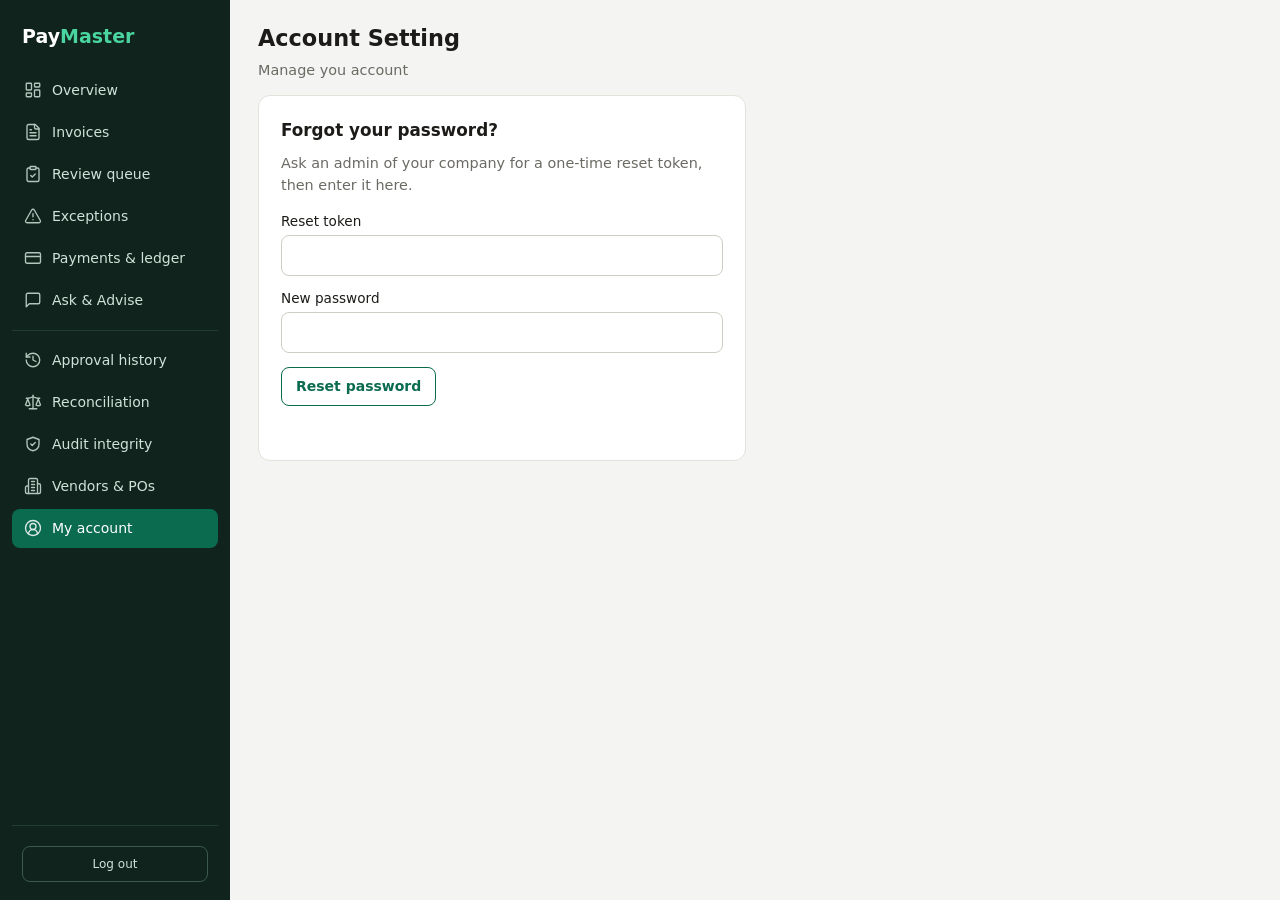
<file: console/account.html>
<!DOCTYPE html>
<html lang="en">

<head>
    <meta charset="utf-8">
    <meta name="viewport" content="width=device-width, initial-scale=1">
    <link rel="stylesheet" href="layout.css">
    <title>PayMaster: My account</title>
    <style>
        body {
            margin: 0;
            background: #f4f5f2;
            color: #1c1b18;
            font: 14px/1.5 system-ui, -apple-system, "Segoe UI", Roboto, sans-serif;
        }

        .wrap {
            max-width: 1500px;
            margin: 0;
            padding: 22px 28px;
            min-width: 0;
        }

        .card {
            background: #fff;
            border: 1px solid #e4e2da;
            border-radius: 12px;
            padding: 22px;
            margin-bottom: 18px;
        }

        .cards {
            display: grid;
            grid-template-columns: 1fr 1fr;
            gap: 18px;
            align-items: start;
        }

        @media (max-width: 900px) {
            .cards {
                grid-template-columns: 1fr;
            }
        }

        h1 {
            font-size: 1.4rem;
            margin: 0 0 4px;
        }

        h2 {
            font-size: 1.05rem;
            margin: 0 0 10px;
        }

        .sub {
            color: #6b6a63;
            margin: 0 0 14px;
            font-size: .9rem;
        }

        label {
            display: block;
            font-size: .85rem;
            margin: 12px 0 4px;
        }

        input,
        select {
            width: 100%;
            box-sizing: border-box;
            padding: 9px 10px;
            border: 1px solid #cfcdc4;
            border-radius: 8px;
            font: inherit;
        }

        button {
            padding: 8px 14px;
            border: 0;
            border-radius: 8px;
            background: #0b6b4f;
            color: #fff;
            font: inherit;
            font-weight: 600;
            cursor: pointer;
        }

        button.ghost {
            background: #fff;
            color: #0b6b4f;
            border: 1px solid #0b6b4f;
        }

        button:disabled {
            opacity: .6;
            cursor: default;
        }

        .msg {
            font-size: .9rem;
            margin-top: 10px;
            min-height: 1.2em;
        }

        .err {
            color: #b4531a;
        }

        .ok {
            color: #0b6b4f;
        }

        a {
            color: #0b6b4f;
        }

        table {
            width: 100%;
            border-collapse: collapse;
            font-size: .92rem;
        }

        th,
        td {
            text-align: left;
            padding: 8px 6px;
            border-bottom: 1px solid #eceae2;
            vertical-align: middle;
        }

        td select {
            width: auto;
            padding: 5px 8px;
        }

        .row {
            display: grid;
            grid-template-columns: repeat(auto-fit, minmax(170px, 1fr));
            gap: 10px;
            align-items: end;
        }

        code {
            background: #f1efe8;
            padding: 2px 6px;
            border-radius: 6px;
            word-break: break-all;
        }
        
    </style>
</head>

<body>
    <div class="app">
        <div id="sidebar"></div>
        <div class="wrap">
            <h1>Account Setting</h1>
            <p class="sub">Manage you account</p>
            <div class="cards">
                <div class="card" id="change">
                    <h2>Change your password</h2>
                    <p class="sub" id="sub">Choose a password only you know.</p>
                    <label for="cur">Current (or temporary) password</label>
                    <input id="cur" type="password" autocomplete="current-password">
                    <label for="new1">New password (10 to 72 characters)</label>
                    <input id="new1" type="password" autocomplete="new-password">
                    <label for="new2">New password again</label>
                    <input id="new2" type="password" autocomplete="new-password">
                    <p><button id="go">Change password</button></p>
                    <div class="msg" id="msg"></div>
                    <p class="sub"><a href="index.html" id="back">Back to the console</a> &middot; <a href="#"
                            id="logout">Log
                            out</a></p>
                </div>
                <div class="card" id="reset">
                    <h2>Forgot your password?</h2>
                    <p class="sub">Ask an admin of your company for a one-time reset token, then enter it here.</p>
                    <label for="tok">Reset token</label>
                    <input id="tok" autocomplete="off">
                    <label for="rnew">New password</label>
                    <input id="rnew" type="password" autocomplete="new-password">
                    <p><button class="ghost" id="rgo">Reset password</button></p>
                    <div class="msg" id="rmsg"></div>
                </div>
            </div>
        </div>
    </div>
    <script src="layout.js"></script>
    <script src="pm.js"></script>
    <script>
        const API = (location.protocol === "file:" || (["localhost", "127.0.0.1"].includes(location.hostname) && location.port !== "8000")) ? "http://localhost:8000" : location.origin;   // dev: backend on :8000; hosted: same origin as the page
        const $ = id => document.getElementById(id);
        const detail = d => typeof d.detail === "string" ? d.detail : "Please check what you entered";
        const user = PM.user();
        if (!user) $("change").style.display = "none";
        else if (user.must_change_password) {
            $("sub").textContent = "An admin gave you a temporary password. Choose your own before you continue.";
            $("back").style.display = "none";
        }
        $("logout").onclick = e => { e.preventDefault(); PM.logout(); };

        $("go").onclick = async () => {
            $("msg").className = "msg err"; $("msg").textContent = "";
            if ($("new1").value !== $("new2").value) { $("msg").textContent = "The two new passwords do not match"; return; }
            $("go").disabled = true;
            try {
                const r = await fetch(`${API}/auth/change-password`, {
                    method: "POST", headers: { "Content-Type": "application/json" },
                    body: JSON.stringify({ current_password: $("cur").value, new_password: $("new1").value }),
                });
                const d = await r.json().catch(() => ({}));
                if (!r.ok) { $("msg").textContent = detail(d); return; }
                await PM.refresh();
                $("msg").className = "msg ok"; $("msg").textContent = "Password changed. Other sessions were signed out.";
                setTimeout(() => location.replace("index.html"), 900);
            } catch (e) { $("msg").textContent = "Cannot reach the server. Is the API running?"; }
            finally { $("go").disabled = false; }
        };

        $("rgo").onclick = async () => {
            $("rmsg").className = "msg err"; $("rmsg").textContent = "";
            $("rgo").disabled = true;
            try {
                const r = await fetch(`${API}/auth/reset-password`, {
                    method: "POST", headers: { "Content-Type": "application/json" },
                    body: JSON.stringify({ token: $("tok").value.trim(), new_password: $("rnew").value }),
                });
                const d = await r.json().catch(() => ({}));
                if (!r.ok) { $("rmsg").textContent = detail(d); return; }
                $("rmsg").className = "msg ok"; $("rmsg").textContent = "Password reset. You can log in now.";
                setTimeout(() => location.replace("login.html"), 1200);
            } catch (e) { $("rmsg").textContent = "Cannot reach the server. Is the API running?"; }
            finally { $("rgo").disabled = false; }
        };
    </script>
</body>

</html>
</file>
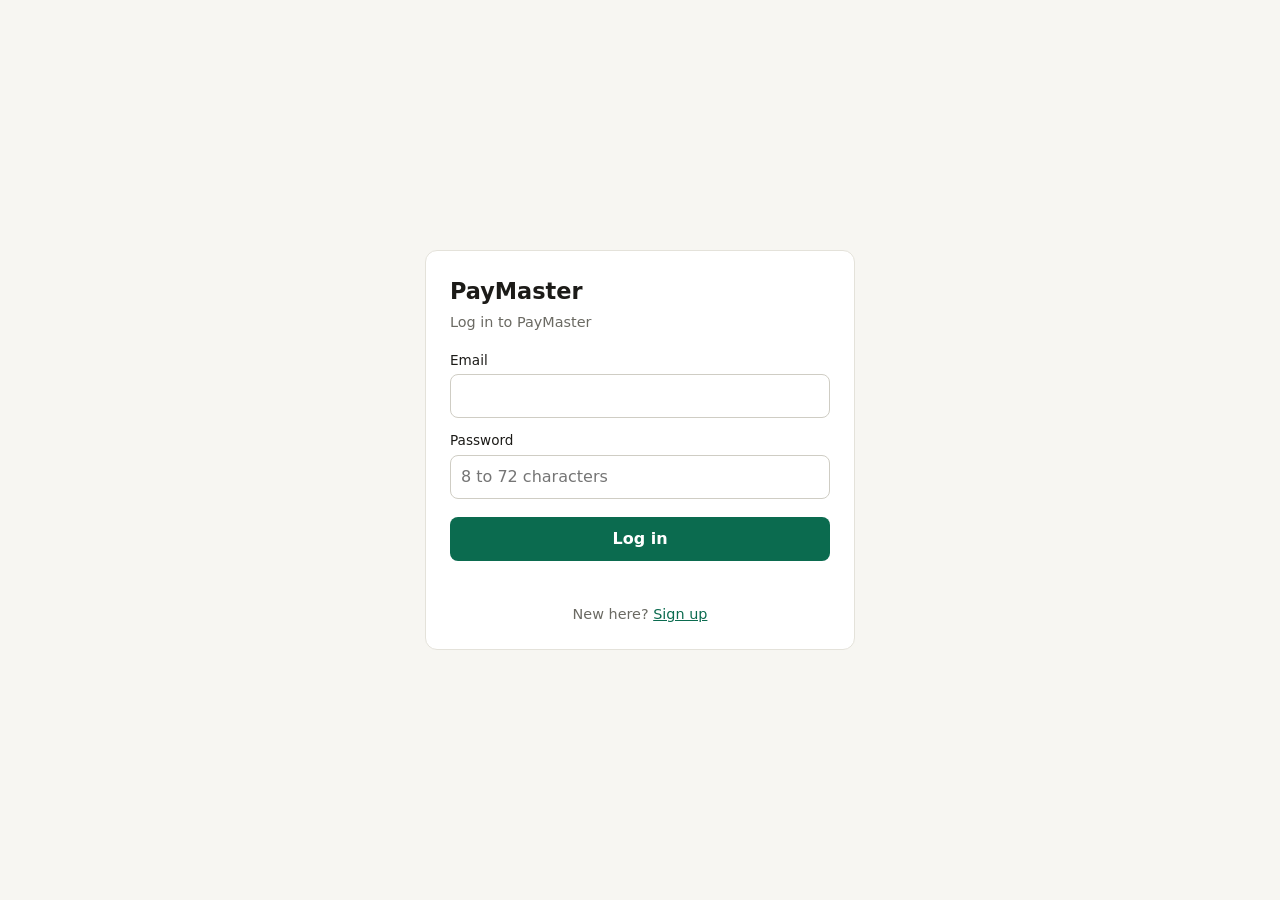
<file: console/company.html>
<!DOCTYPE html>
<html lang="en">

<head>
    <meta charset="utf-8">
    <meta name="viewport" content="width=device-width, initial-scale=1">
    <title>PayMaster: Create your company</title>
    <style>
        body {
            margin: 0;
            min-height: 100vh;
            display: grid;
            place-items: center;
            background: #f7f6f2;
            color: #1c1b18;
            font: 16px/1.5 system-ui, -apple-system, "Segoe UI", Roboto, sans-serif;
        }

        .card {
            width: 100%;
            max-width: 380px;
            background: #fff;
            border: 1px solid #e4e2da;
            border-radius: 12px;
            padding: 24px;
            margin: 16px;
        }

        h1 {
            font-size: 1.4rem;
            margin: 0 0 4px;
        }

        .sub {
            color: #6b6a63;
            margin: 0 0 16px;
            font-size: .9rem;
        }

        label {
            display: block;
            font-size: .85rem;
            margin: 12px 0 4px;
        }

        input {
            width: 100%;
            box-sizing: border-box;
            padding: 9px 10px;
            border: 1px solid #cfcdc4;
            border-radius: 8px;
            font: inherit;
        }

        button.main {
            width: 100%;
            margin-top: 18px;
            padding: 10px;
            border: 0;
            border-radius: 8px;
            background: #0b6b4f;
            color: #fff;
            font: inherit;
            font-weight: 600;
            cursor: pointer;
        }

        button.main:disabled {
            opacity: .6;
            cursor: default;
        }

        .err {
            color: #b4531a;
            font-size: .9rem;
            margin-top: 12px;
            min-height: 1.2em;
        }

        .out {
            margin-top: 14px;
            text-align: center;
            font-size: .85rem;
            color: #6b6a63;
        }

        .out a {
            color: #0b6b4f;
            cursor: pointer;
            text-decoration: underline;
        }
    </style>
</head>

<body>
    <div class="card">
        <h1>Create your company</h1>
        <p class="sub" id="sub">One last step before you start</p>
        <label for="company">Company name</label>
        <input id="company" autocomplete="organization" autofocus>
        <button class="main" id="go">Create company</button>
        <div class="err" id="err"></div>
        <div class="out"><a id="logout">Log out</a></div>
    </div>

    <script src="pm.js"></script>
    <script>
        const API = (location.protocol === "file:" || (["localhost", "127.0.0.1"].includes(location.hostname) && location.port !== "8000")) ? "http://localhost:8000" : location.origin;   // dev: backend on :8000; hosted: same origin as the page
        const $ = id => document.getElementById(id);
        const user = JSON.parse(localStorage.getItem("pm_user") || "null");

        if (!user) location.replace("login.html");
        else if (user && user.company_id) location.replace("index.html");
        else if (user) $("sub").textContent = "Welcome, " + user.full_name + ". One last step before you start";

        function logout() { PM.logout(); }
        $("logout").onclick = logout;

        async function submit() {
            $("err").textContent = "";
            $("go").disabled = true;
            try {
                const r = await fetch(`${API}/auth/company`, {
                    method: "POST",
                    headers: { "Content-Type": "application/json" },
                    body: JSON.stringify({ name: $("company").value }),
                });
                const data = await r.json().catch(() => ({}));
                if (r.status === 401) return logout();
                if (!r.ok) {
                    $("err").textContent = typeof data.detail === "string"
                        ? data.detail : "Please check the company name";
                    return;
                }
                localStorage.setItem("pm_user", JSON.stringify(data.user));
                location.replace("paypal.html");
            } catch (e) {
                $("err").textContent = "Cannot reach the server. Is the API running?";
            } finally {
                $("go").disabled = false;
            }
        }
        $("go").onclick = submit;
        document.addEventListener("keydown", e => { if (e.key === "Enter") submit(); });
    </script>
</body>

</html>
</file>
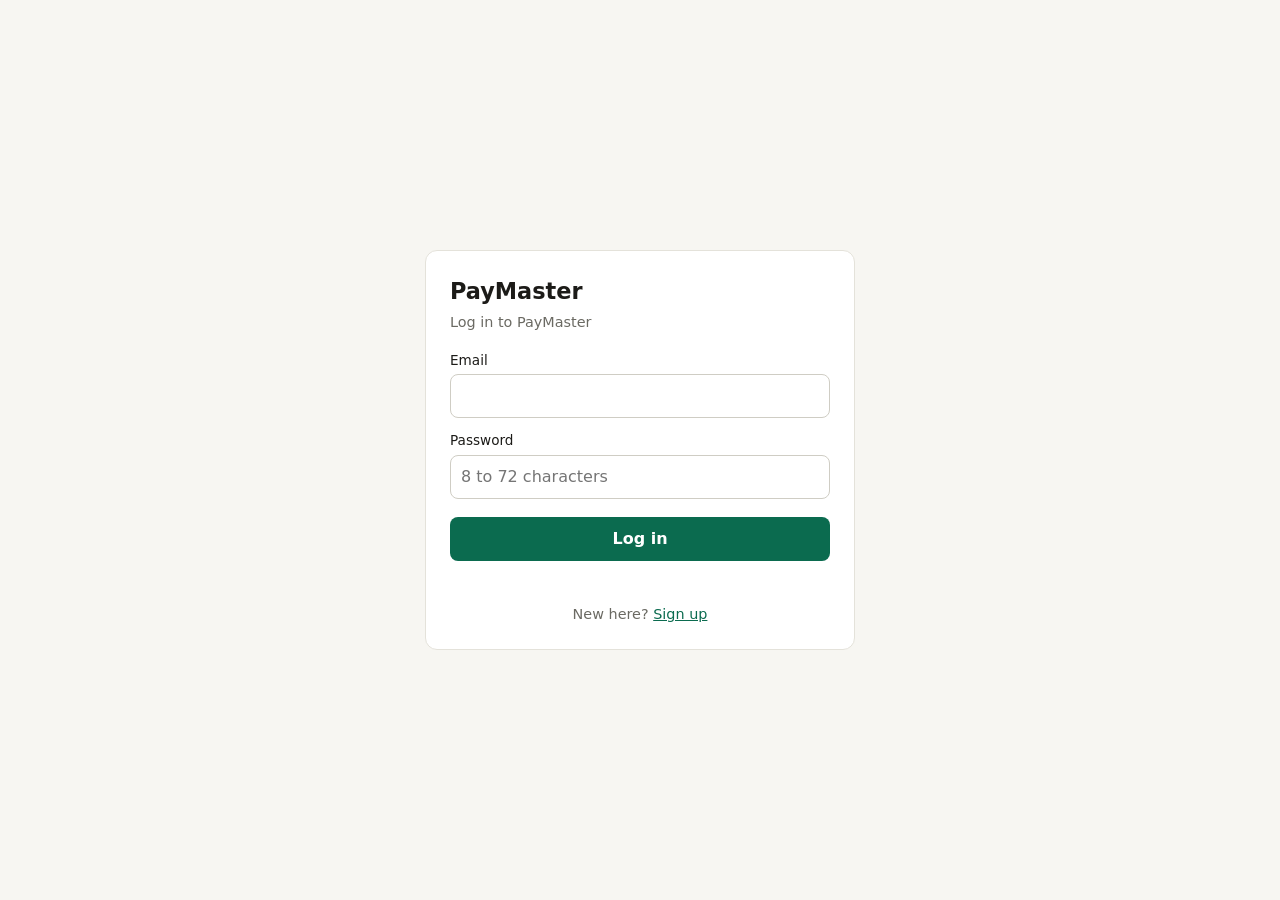
<file: console/login.html>
<!DOCTYPE html>
<html lang="en">

<head>
    <meta charset="utf-8">
    <meta name="viewport" content="width=device-width, initial-scale=1">
    <title>PayMaster: Sign in</title>
    <style>
        body {
            margin: 0;
            min-height: 100vh;
            display: grid;
            place-items: center;
            background: #f7f6f2;
            color: #1c1b18;
            font: 16px/1.5 system-ui, -apple-system, "Segoe UI", Roboto, sans-serif;
        }

        .card {
            width: 100%;
            max-width: 380px;
            background: #fff;
            border: 1px solid #e4e2da;
            border-radius: 12px;
            padding: 24px;
            margin: 16px;
        }

        h1 {
            font-size: 1.4rem;
            margin: 0 0 4px;
        }

        .sub {
            color: #6b6a63;
            margin: 0 0 16px;
            font-size: .9rem;
        }

        label {
            display: block;
            font-size: .85rem;
            margin: 12px 0 4px;
        }

        input {
            width: 100%;
            box-sizing: border-box;
            padding: 9px 10px;
            border: 1px solid #cfcdc4;
            border-radius: 8px;
            font: inherit;
        }

        button.main {
            width: 100%;
            margin-top: 18px;
            padding: 10px;
            border: 0;
            border-radius: 8px;
            background: #0b6b4f;
            color: #fff;
            font: inherit;
            font-weight: 600;
            cursor: pointer;
        }

        button.main:disabled {
            opacity: .6;
            cursor: default;
        }

        .switch {
            margin-top: 14px;
            text-align: center;
            font-size: .9rem;
            color: #6b6a63;
        }

        .switch a {
            color: #0b6b4f;
            cursor: pointer;
            text-decoration: underline;
        }

        .err {
            color: #b4531a;
            font-size: .9rem;
            margin-top: 12px;
            min-height: 1.2em;
        }

        .demo {
            margin-top: 12px;
            font-size: .8rem;
            color: #6b6a63;
            text-align: center;
        }
    </style>
</head>

<body>
    <div class="card">
        <h1>PayMaster</h1>
        <p class="sub" id="sub">Log in to your company</p>

        <div id="signupOnly" style="display:none">
            <label for="name">Your name</label>
            <input id="name" autocomplete="name">
        </div>
        <label for="email">Email</label>
        <input id="email" type="email" autocomplete="email">
        <label for="password">Password</label>
        <input id="password" type="password" autocomplete="current-password" placeholder="8 to 72 characters">

        <button class="main" id="go">Log in</button>
        <div class="err" id="err"></div>
        <div class="switch" id="switch">New here? <a id="toggle">Create a company</a></div>
    </div>

    <script src="pm.js"></script>
    <script>
        const API = (location.protocol === "file:" || (["localhost", "127.0.0.1"].includes(location.hostname) && location.port !== "8000")) ? "http://localhost:8000" : location.origin;   // dev: backend on :8000; hosted: same origin as the page
        const $ = id => document.getElementById(id);
        let mode = "login";

        function setMode(m) {
            mode = m;
            $("signupOnly").style.display = m === "signup" ? "block" : "none";
            $("go").textContent = m === "signup" ? "Sign up" : "Log in";
            $("sub").textContent = m === "signup" ? "Create your account" : "Log in to PayMaster";
            $("switch").innerHTML = m === "signup"
                ? 'Already have an account? <a id="toggle">Log in</a>'
                : 'New here? <a id="toggle">Sign up</a>';
            $("toggle").onclick = () => setMode(m === "signup" ? "login" : "signup");
            $("err").textContent = "";
        }

        async function submit() {
            $("err").textContent = "";
            $("go").disabled = true;
            const body = mode === "signup"
                ? { full_name: $("name").value, email: $("email").value, password: $("password").value }
                : { email: $("email").value, password: $("password").value };
            try {
                const r = await fetch(`${API}/auth/${mode}`, {
                    method: "POST",
                    headers: { "Content-Type": "application/json" },
                    body: JSON.stringify(body),
                });
                const data = await r.json().catch(() => ({}));
                if (!r.ok) {
                    // FastAPI sends {detail: "text"} or, for validation errors, a list
                    $("err").textContent = typeof data.detail === "string"
                        ? data.detail : "Please check the fields and try again";
                    return;
                }
                localStorage.setItem("pm_user", JSON.stringify(data.user));
                goNext(data.user);
            } catch (e) {
                $("err").textContent = "Cannot reach the server. Is the API running?";
            } finally {
                $("go").disabled = false;
            }
        }

        function goNext(user) {
            if (user && user.must_change_password) return location.replace("account.html");
            location.replace(user && user.company_id ? "index.html" : "company.html");
        }

        if (PM.signedIn()) PM.refresh().then((u) => { if (u) goNext(u); });

        $("go").onclick = submit;
        document.addEventListener("keydown", e => { if (e.key === "Enter") submit(); });
        setMode("login");
    </script>
</body>

</html>
</file>
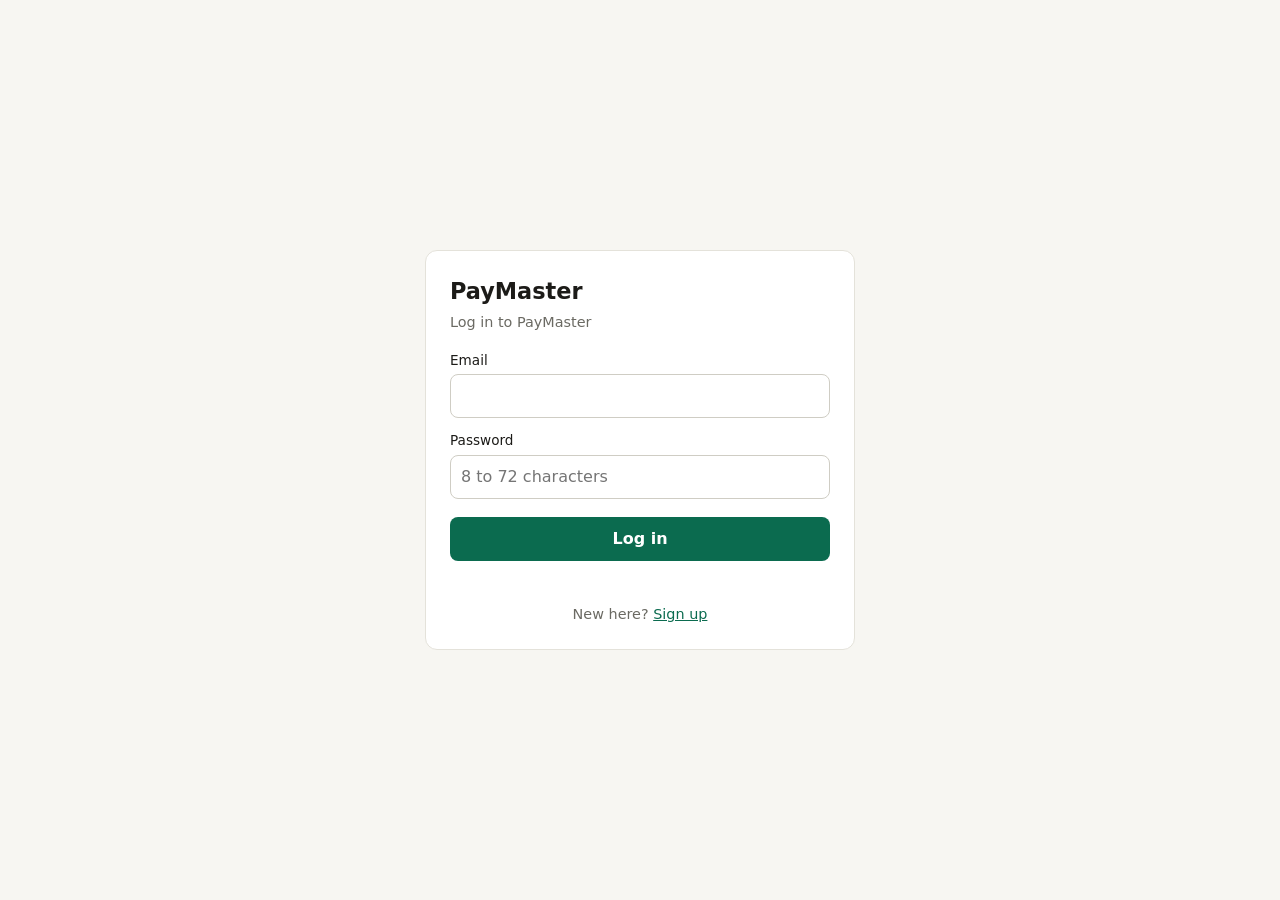
<file: console/paypal.html>
<!DOCTYPE html>
<html lang="en">

<head>
    <meta charset="utf-8">
    <meta name="viewport" content="width=device-width, initial-scale=1">
    <title>PayMaster: PayPal account</title>
    <style>
        body {
            margin: 0;
            min-height: 100vh;
            display: grid;
            place-items: center;
            background: #f7f6f2;
            color: #1c1b18;
            font: 16px/1.5 system-ui, -apple-system, "Segoe UI", Roboto, sans-serif
        }

        .card {
            width: 100%;
            max-width: 420px;
            background: #fff;
            border: 1px solid #e4e2da;
            border-radius: 12px;
            padding: 24px;
            margin: 16px
        }

        h1 {
            font-size: 1.4rem;
            margin: 0 0 4px
        }

        .sub {
            color: #6b6a63;
            margin: 0 0 16px;
            font-size: .9rem
        }

        label {
            display: block;
            font-size: .85rem;
            margin: 12px 0 4px
        }

        input {
            width: 100%;
            box-sizing: border-box;
            padding: 9px 10px;
            border: 1px solid #cfcdc4;
            border-radius: 8px;
            font: inherit;
            background: #f1f0ea;
            color: #1c1b18
        }

        .note {
            background: #e3f3ec;
            border-radius: 8px;
            padding: 10px 12px;
            margin-top: 14px;
            font-size: .85rem
        }

        button.main {
            width: 100%;
            margin-top: 18px;
            padding: 10px;
            border: 0;
            border-radius: 8px;
            background: #0b6b4f;
            color: #fff;
            font: inherit;
            font-weight: 600;
            cursor: pointer
        }

        .err {
            color: #b4531a;
            font-size: .9rem;
            margin-top: 12px;
            min-height: 1.2em
        }
    </style>
</head>

<body>
    <div class="card">
        <h1>Payment account</h1>
        <p class="sub">The PayPal account PayMaster pays from</p>

        <label for="email">PayPal account email</label>
        <input id="email" readonly value="Loading...">

        <div class="note">
            This is the PayPal account all vendor payments are sent from. It is set up by PayMaster
            and cannot be changed here. (Sandbox mode: no real money moves.)
        </div>

        <div class="err" id="err"></div>
        <button class="main" id="go">Continue</button>
    </div>

    <script src="pm.js"></script>
    <script>
        const API = (location.protocol === "file:" || (["localhost", "127.0.0.1"].includes(location.hostname) && location.port !== "8000")) ? "http://localhost:8000" : location.origin;   // dev: backend on :8000; hosted: same origin as the page
        const $ = id => document.getElementById(id);
        if (!PM.signedIn()) location.replace("login.html");

        $("go").onclick = () => location.replace("index.html");

        (async () => {
            try {
                const r = await fetch(`${API}/auth/paypal-account`);
                if (r.status === 401) {
                    PM.clear();
                    return location.replace("login.html");
                }
                const data = await r.json();
                $("email").value = data.email || "Not configured";
                if (!data.email) $("err").textContent = "PAYPAL_ACCOUNT_EMAIL is missing in the server .env";
            } catch (e) {
                $("email").value = "";
                $("err").textContent = "Cannot reach the server. Is the API running?";
            }
        })();
    </script>
</body>

</html>
</file>
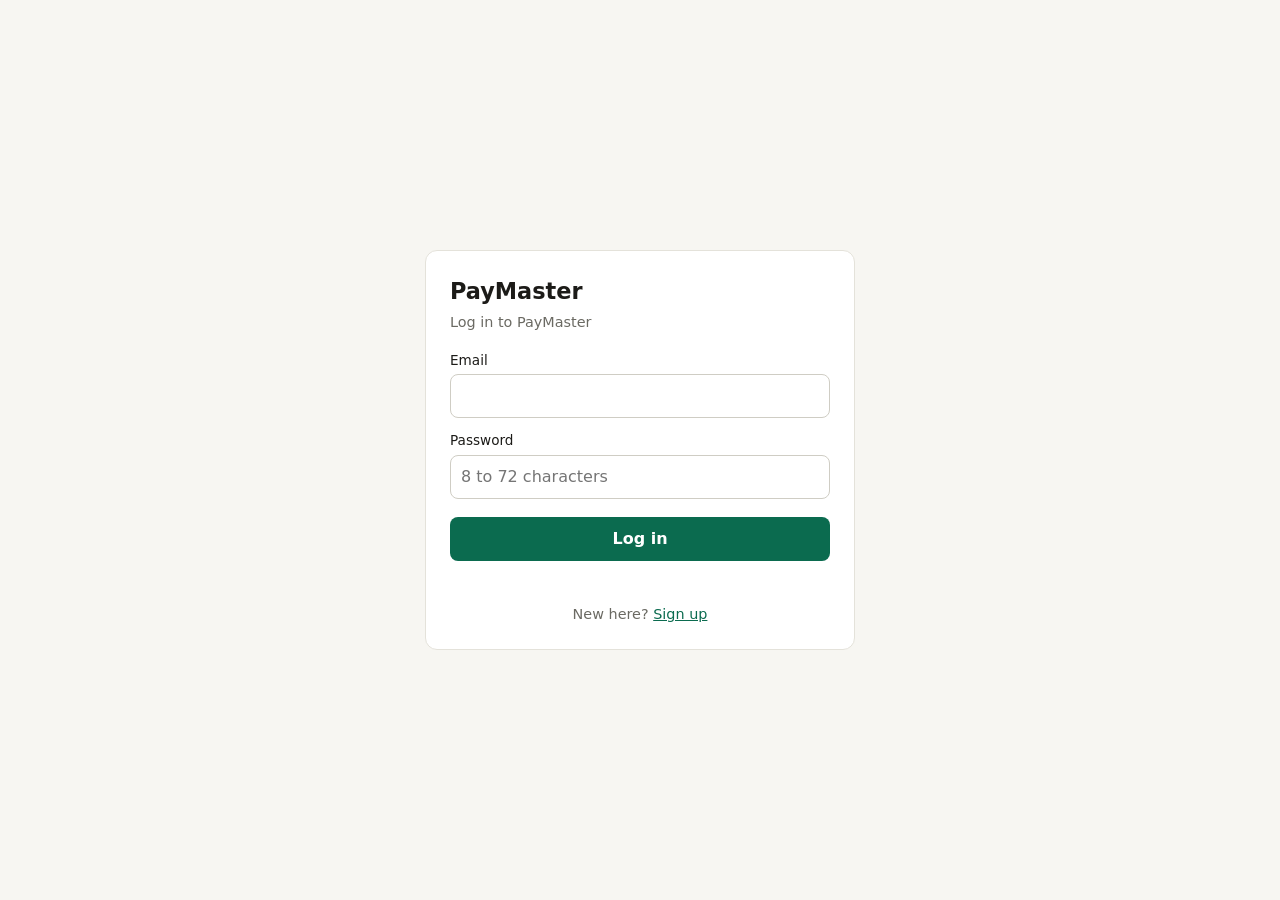
<file: console/team.html>
<!DOCTYPE html>
<html lang="en">

<head>
    <meta charset="utf-8">
    <meta name="viewport" content="width=device-width, initial-scale=1">
    <link rel="stylesheet" href="layout.css">
    <title>PayMaster: Team and settings</title>
    <style>
        body {
            margin: 0;
            background: #f4f5f2;
            color: #1c1b18;
            font: 14px/1.5 system-ui, -apple-system, "Segoe UI", Roboto, sans-serif;
        }

        .wrap {
            max-width: 1500px;
            margin: 0;
            padding: 22px 28px;
            min-width: 0;
        }

        .card {
            background: #fff;
            border: 1px solid #e4e2da;
            border-radius: 12px;
            padding: 22px;
            margin-bottom: 18px;
        }

        h1 {
            font-size: 1.4rem;
            margin: 0 0 4px;
        }

        h2 {
            font-size: 1.05rem;
            margin: 0 0 10px;
        }

        .sub {
            color: #6b6a63;
            margin: 0 0 14px;
            font-size: .9rem;
        }

        label {
            display: block;
            font-size: .85rem;
            margin: 12px 0 4px;
        }

        input,
        select {
            width: 100%;
            box-sizing: border-box;
            padding: 9px 10px;
            border: 1px solid #cfcdc4;
            border-radius: 8px;
            font: inherit;
        }

        button {
            padding: 8px 14px;
            border: 0;
            border-radius: 8px;
            background: #0b6b4f;
            color: #fff;
            font: inherit;
            font-weight: 600;
            cursor: pointer;
        }

        button.ghost {
            background: #fff;
            color: #0b6b4f;
            border: 1px solid #0b6b4f;
        }

        button:disabled {
            opacity: .6;
            cursor: default;
        }

        .msg {
            font-size: .9rem;
            margin-top: 10px;
            min-height: 1.2em;
        }

        .err {
            color: #b4531a;
        }

        .ok {
            color: #0b6b4f;
        }

        a {
            color: #0b6b4f;
        }

        table {
            width: 100%;
            border-collapse: collapse;
            font-size: .92rem;
        }

        th,
        td {
            text-align: left;
            padding: 8px 6px;
            border-bottom: 1px solid #eceae2;
            vertical-align: middle;
        }

        td select {
            width: auto;
            padding: 5px 8px;
        }

        .row {
            display: grid;
            grid-template-columns: repeat(auto-fit, minmax(170px, 1fr));
            gap: 10px;
            align-items: end;
        }

        code {
            background: #f1efe8;
            padding: 2px 6px;
            border-radius: 6px;
            word-break: break-all;
        }

        input[type="checkbox"] {
            width: auto;
            margin: 0;
        }

        label:has(> input[type="checkbox"]) {
            display: flex;
            align-items: center;
            gap: 8px;
            margin: 0;
        }

        textarea {
            width: 100%;
            box-sizing: border-box;
            padding: 9px 10px;
            border: 1px solid #cfcdc4;
            border-radius: 8px;
            font: inherit;
        }

        .row {
            grid-template-columns: repeat(auto-fit, minmax(170px, 320px));
        }

        .row:has(textarea),
        .row:has(#al_test) {
            grid-template-columns: 1fr 1fr;
        }

        @media (max-width: 800px) {

            .row:has(textarea),
            .row:has(#al_test) {
                grid-template-columns: 1fr;
            }
        }
    </style>
</head>

<body>
    <div class="app">
        <div id="sidebar"></div>
        <div class="wrap">
            <h1>Team</h1>
            <p class="sub">Viewers can look. Reviewers can upload, decide and release payments. Admins also manage
                vendors, purchase orders and people. A company always keeps at least one active admin.</p>
            <!-- <p><a href="index.html">&larr; Back to the console</a></p> -->
            <div class="card">
                <table>
                    <thead>
                        <tr>
                            <th>Name</th>
                            <th>Email</th>
                            <th>Role</th>
                            <th>Status</th>
                            <th></th>
                        </tr>
                    </thead>
                    <tbody id="members"></tbody>
                </table>
                <div class="msg" id="tmsg"></div>
                <div id="tokenbox"></div>
            </div>
            <div class="card">
                <h2>Add a person</h2>
                <p class="sub">They log in with the temporary password and must choose their own before they can do
                    anything.</p>
                <div class="row">
                    <div><label for="n_name">Full name</label><input id="n_name"></div>
                    <div><label for="n_email">Email</label><input id="n_email" type="email"></div>
                    <div><label for="n_role">Role</label>
                        <select id="n_role">
                            <option>viewer</option>
                            <option>reviewer</option>
                            <option>admin</option>
                        </select>
                    </div>
                    <div><label for="n_pw">Temporary password</label><input id="n_pw" type="password"
                            autocomplete="new-password"></div>
                    <div><button id="add">Add person</button></div>
                </div>
                <div class="msg" id="amsg"></div>
            </div>
            <div class="card">
                <h2>Automatic payment limit</h2>
                <p class="sub">Invoices above this amount are always held for a person. Leave empty for the built-in
                    default.</p>
                <div class="row">
                    <div><label for="limit">Limit (per invoice)</label><input id="limit" inputmode="decimal"></div>
                    <div><button id="savelimit">Save limit</button></div>
                </div>
                <div class="msg" id="lmsg"></div>
            </div>

            <div class="card" id="democard" style="display:none">
                <h2>Demo data</h2>
                <p class="sub">Adds five synthetic vendors and five invoices to this company so you can try the whole
                    flow: a clean invoice, changed bank details, billed before delivery, a copy of an earlier invoice
                    and one over the automatic payment limit. Nothing is deleted and no other company is touched.
                    Verify runs on them in the background, so give it a minute.</p>
                <div class="row">
                    <div><button id="demo_add">Add demo data</button></div>
                </div>
                <div class="msg" id="demo_msg"></div>
            </div>

            <div class="card">
                <h2>Alerts by email and WhatsApp</h2>
                <p class="sub">Get a message when something needs a person. Messages never contain bank details, only
                    the invoice number, vendor, amount and a short reason.</p>
                <div id="alertserver" class="sub"></div>
                <div class="row">
                    <div><label><input type="checkbox" id="al_on"> Alerts are on</label></div>
                </div>
                <div class="row">
                    <div style="flex:1;min-width:240px"><label for="al_email">Email addresses (one per line, up to
                            5)</label><textarea id="al_email" rows="3" style="width:100%"></textarea></div>
                    <div style="flex:1;min-width:240px"><label for="al_wa">WhatsApp numbers with country code (one per
                            line, up to 5)</label><textarea id="al_wa" rows="3" style="width:100%"
                            placeholder="+919876543210"></textarea></div>
                </div>
                <div id="al_events" style="margin:8px 0"></div>
                <div class="row">
                    <div><button id="al_save">Save alerts</button></div>
                    <div><button id="al_test" class="secondary">Send a test message</button></div>
                </div>
                <div class="msg" id="al_msg"></div>
                <table class="tbl" id="al_logt" style="display:none">
                    <thead>
                        <tr>
                            <th>When</th>
                            <th>Alert</th>
                            <th>Channel</th>
                            <th>To</th>
                            <th>Result</th>
                        </tr>
                    </thead>
                    <tbody id="al_log"></tbody>
                </table>
            </div>
        </div>
    </div>
    <script src="layout.js"></script>
    <script src="pm.js"></script>
    <script src="ui.js"></script>
    <script>
        const API = (location.protocol === "file:" || (["localhost", "127.0.0.1"].includes(location.hostname) && location.port !== "8000")) ? "http://localhost:8000" : location.origin;   // dev: backend on :8000; hosted: same origin as the page
        const $ = id => document.getElementById(id);
        const esc = s => String(s ?? "").replace(/[&<>"']/g, c => ({ "&": "&amp;", "<": "&lt;", ">": "&gt;", '"': "&quot;", "'": "&#39;" }[c]));
        const detail = d => typeof d.detail === "string" ? d.detail : "Please check what you entered";
        if (!PM.signedIn()) location.replace("login.html");
        else if (!PM.isAdmin()) location.replace("index.html");

        async function call(path, method, body) {
            const r = await fetch(API + path, {
                method: method || "GET", headers: { "Content-Type": "application/json" },
                body: body ? JSON.stringify(body) : undefined,
            });
            const d = await r.json().catch(() => ({}));
            if (r.status === 401) { PM.clear(); location.replace("login.html"); }
            return { ok: r.ok, data: d };
        }

        async function load() {
            const r = await call("/admin/users");
            if (!r.ok) { $("tmsg").className = "msg err"; $("tmsg").textContent = detail(r.data); return; }
            const me = PM.user() || {};
            $("members").innerHTML = r.data.items.map(m => `<tr>
                <td>${esc(m.full_name)}</td><td>${esc(m.email)}</td>
                <td><select data-role="${esc(m.id)}">${["viewer", "reviewer", "admin"].map(x =>
                `<option${x === m.role ? " selected" : ""}>${x}</option>`).join("")}</select></td>
                <td>${m.disabled ? "disabled" : "active"}</td>
                <td><button class="ghost" data-toggle="${esc(m.id)}" data-off="${m.disabled ? "0" : "1"}">${m.disabled ? "Enable" : "Disable"}</button>
                    <button class="ghost" data-reset="${esc(m.id)}">Reset password</button></td></tr>`).join("");
        }

        $("members").addEventListener("change", async e => {
            const id = e.target.dataset.role;
            if (!id) return;
            const r = await call(`/admin/users/${id}`, "PATCH", { role: e.target.value });
            $("tmsg").className = "msg " + (r.ok ? "ok" : "err");
            $("tmsg").textContent = r.ok ? "Role changed. Their old sessions were ended." : detail(r.data);
            load();
        });
        $("members").addEventListener("click", async e => {
            const t = e.target;
            if (t.dataset.toggle) {
                const r = await call(`/admin/users/${t.dataset.toggle}`, "PATCH", { disabled: t.dataset.off === "1" });
                $("tmsg").className = "msg " + (r.ok ? "ok" : "err");
                $("tmsg").textContent = r.ok ? "Saved." : detail(r.data);
                load();
            } else if (t.dataset.reset) {
                if (!(await PM.confirm("Create a one-time reset token for this person? You give it to them yourself. It works once and expires.", { title: "Reset password", okText: "Create token" }))) return;
                const r = await call(`/admin/users/${t.dataset.reset}/reset-token`, "POST");
                if (!r.ok) { $("tmsg").className = "msg err"; $("tmsg").textContent = detail(r.data); return; }
                $("tokenbox").innerHTML = `<p class="sub">Give this token to the person yourself. It is shown once and works for ${esc(r.data.expires_in_minutes)} minutes. They enter it on the account page under "Forgot your password?".</p><p><code>${esc(r.data.token)}</code></p>`;
            }
        });

        $("add").onclick = async () => {
            const r = await call("/admin/users", "POST", {
                full_name: $("n_name").value, email: $("n_email").value, role: $("n_role").value, temp_password: $("n_pw").value
            });
            $("amsg").className = "msg " + (r.ok ? "ok" : "err");
            $("amsg").textContent = r.ok ? "Person added." : detail(r.data);
            if (r.ok) { $("n_name").value = $("n_email").value = $("n_pw").value = ""; load(); }
        };

        $("savelimit").onclick = async () => {
            const r = await call("/admin/settings", "POST", { auto_pay_limit: $("limit").value.trim() });
            $("lmsg").className = "msg " + (r.ok ? "ok" : "err");
            $("lmsg").textContent = r.ok ? "Saved." : detail(r.data);
        };

        // ---- Demo data ----
        async function loadDemo() {
            const r = await call("/admin/demo-data");
            if (!r.ok || !r.data.enabled) return;            // hidden when the server has it switched off
            $("democard").style.display = "";
            if (r.data.loaded) { $("demo_add").disabled = true; $("demo_msg").className = "msg ok"; $("demo_msg").textContent = "Demo data is already in this company."; }
        }
        $("demo_add").onclick = async () => {
            $("demo_add").disabled = true; $("demo_msg").className = "msg"; $("demo_msg").textContent = "Adding...";
            const r = await call("/admin/demo-data", "POST");
            if (r.ok) {
                $("demo_msg").className = "msg ok";
                $("demo_msg").textContent = "Added 5 vendors and 5 invoices. Verify is running; open the review queue in a minute.";
                PM.toast("Demo data added", "ok");
            } else {
                $("demo_msg").className = "msg err"; $("demo_msg").textContent = detail(r.data);
                if (r.data.detail && !String(r.data.detail).includes("already")) $("demo_add").disabled = false;
            }
        };
        loadDemo();

        // ---- Alerts ----
        const lines = t => t.split(/[\n,;]+/).map(x => x.trim()).filter(Boolean);
        function showAlerts(d) {
            $("al_on").checked = d.settings.enabled;
            $("al_email").value = d.settings.email_to.join("\n");
            $("al_wa").value = d.settings.whatsapp_to.join("\n");
            const ev = $("al_events"); ev.textContent = "";
            Object.entries(d.event_names).forEach(([k, label]) => {
                const l = document.createElement("label"); l.style.display = "block";
                const c = document.createElement("input"); c.type = "checkbox"; c.value = k; c.checked = d.settings.events.includes(k);
                l.appendChild(c); l.appendChild(document.createTextNode(" " + label)); ev.appendChild(l);
            });
            const sv = [];
            sv.push(d.server.email ? "Email sending is set up on this server." : "Email is not set up on this server yet (SMTP settings missing).");
            sv.push(d.server.whatsapp ? "WhatsApp sending is set up." : "WhatsApp is not set up on this server yet (Twilio settings missing).");
            $("alertserver").textContent = sv.join(" ");
            const tb = $("al_log"); tb.textContent = "";
            $("al_logt").style.display = d.log.length ? "" : "none";
            d.log.forEach(r => {
                const tr = document.createElement("tr");
                [new Date(r.at).toLocaleString(), r.event.replace(/_/g, " "), r.channel, r.to, r.status === "sent" ? "Sent" : "Failed: " + (r.error || "")].forEach(v => { const td = document.createElement("td"); td.textContent = v; tr.appendChild(td); });
                tb.appendChild(tr);
            });
        }
        async function loadAlerts() { const r = await call("/admin/notifications"); if (r.ok) showAlerts(r.data); }
        $("al_save").onclick = async () => {
            const events = [...$("al_events").querySelectorAll("input:checked")].map(c => c.value);
            const r = await call("/admin/notifications", "POST", { enabled: $("al_on").checked, email_to: lines($("al_email").value), whatsapp_to: lines($("al_wa").value), events });
            if (r.ok) { showAlerts(r.data); PM.toast("Alert settings saved", "ok"); } else PM.toast(detail(r.data), "error");
        };
        $("al_test").onclick = async () => {
            $("al_test").disabled = true;
            const r = await call("/admin/notifications/test", "POST", {});
            $("al_test").disabled = false;
            if (!r.ok) { PM.toast(detail(r.data), "error"); return; }
            const bad = r.data.results.filter(x => !x.ok);
            if (bad.length) PM.toast(`${r.data.results.length - bad.length} sent, ${bad.length} failed: ${bad[0].error}`, "error");
            else PM.toast(`Test sent to ${r.data.results.length} recipient${r.data.results.length === 1 ? "" : "s"}`, "ok");
            loadAlerts();
        };

        (async () => {
            await load();
            loadAlerts();
            const s = await call("/admin/settings");
            if (s.ok && s.data.auto_pay_limit) $("limit").value = s.data.auto_pay_limit;
        })();
    </script>
</body>

</html>
</file>
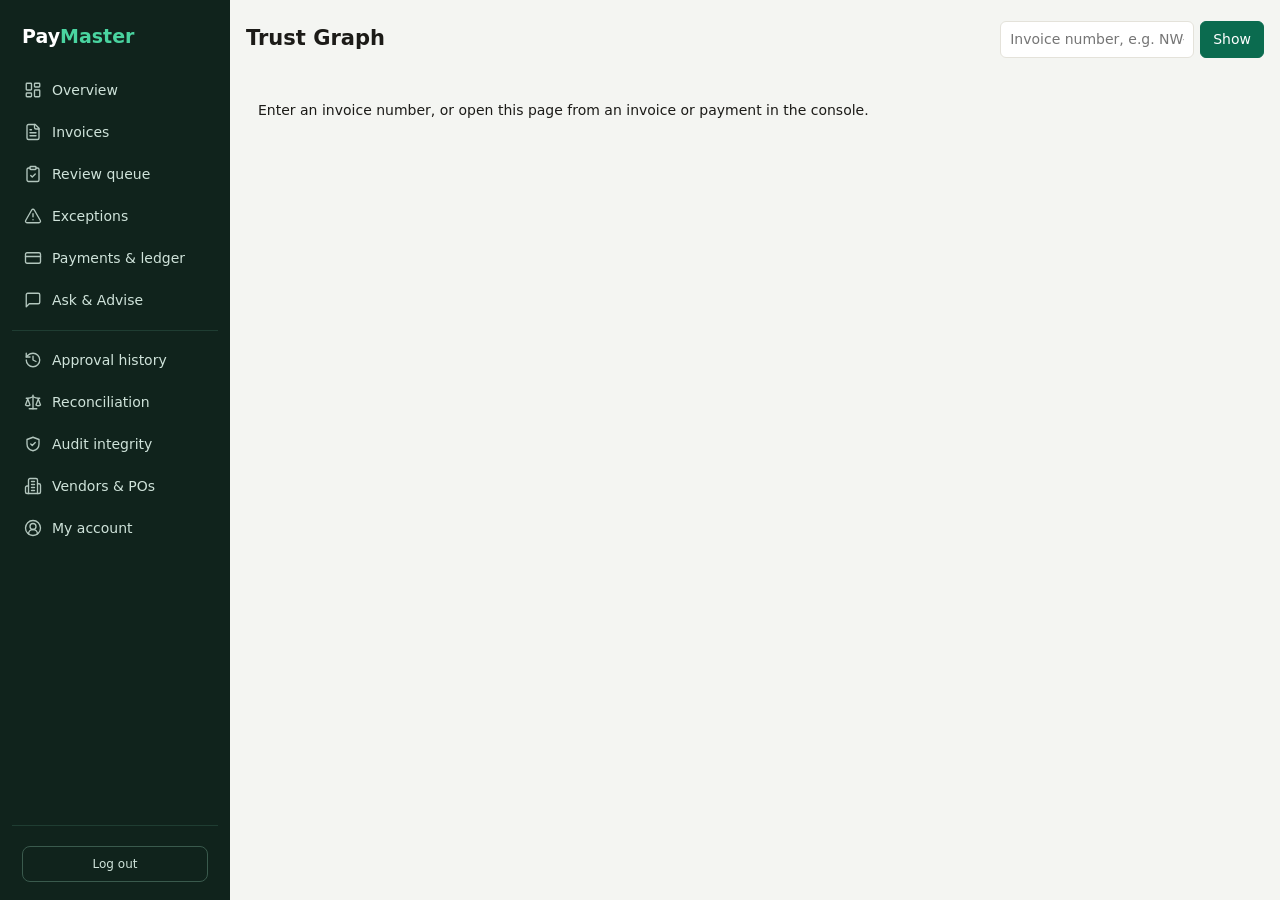
<file: console/trust.html>
<!DOCTYPE html>
<html lang="en">

<head>
    <meta charset="utf-8">
    <meta name="viewport" content="width=device-width, initial-scale=1">
    <link rel="stylesheet" href="layout.css">
    <title>PayMaster: Trust Graph</title>
    <style>
        :root {
            --bg: #f7f6f2;
            --card: #fff;
            --line: #e4e2da;
            --ink: #1d1d1b;
            --muted: #6b6a63;
            --ok: #0b6b4f;
            --ok-bg: #e6f3ee;
            --bad: #b3261e;
            --bad-bg: #fbe9e7;
            --wait: #6b6a63;
            --wait-bg: #eeede8;
            --fact: #1f4e8c;
            --fact-bg: #e8eff9;
            --ai: #7a4a00;
            --ai-bg: #fdf0d9;
        }

        * {
            box-sizing: border-box;
        }

        body {
            margin: 0;
            background: #f4f5f2;
            color: #1c1b18;
            font: 14px/1.5 system-ui, -apple-system, "Segoe UI", Roboto, sans-serif;
        }

        main {
            max-width: 1500px;
            margin: 0;
            padding: 8px 28px;
            min-width: 0;
        }

        .content {
            min-width: 0;
        }

        header {
            /* background: #fff; */
            /* border-bottom: 1px solid var(--line); */
            padding: 6px 16px;
            display: flex;
            gap: 12px;
            align-items: center;
            flex-wrap: wrap;
        }

        header a {
            color: var(--ok);
            text-decoration: none;
            font-weight: 600;
        }

        header form {
            margin-left: auto;
            display: flex;
            gap: 6px;
        }

        input {
            padding: 7px 9px;
            border: 1px solid var(--line);
            border-radius: 6px;
            font: inherit;
            min-width: 0;
        }

        button {
            padding: 7px 12px;
            border: 1px solid var(--ok);
            background: var(--ok);
            color: #fff;
            border-radius: 6px;
            font: inherit;
            cursor: pointer;
        }

        .summary {
            background: var(--card);
            border: 1px solid var(--line);
            border-radius: 10px;
            padding: 14px 16px;
            margin-bottom: 14px;
        }

        .summary h1 {
            font-size: 18px;
            margin: 0 0 4px;
        }

        .summary .sub {
            color: var(--muted);
        }

        .verdict {
            margin-top: 10px;
            padding: 8px 12px;
            border-radius: 8px;
            font-weight: 600;
        }

        .verdict.complete {
            background: var(--ok-bg);
            color: var(--ok);
        }

        .verdict.incomplete {
            background: var(--wait-bg);
            color: var(--wait);
        }

        .verdict.broken {
            background: var(--bad-bg);
            color: var(--bad);
        }

        .legend {
            display: flex;
            gap: 8px;
            flex-wrap: wrap;
            margin-top: 10px;
            font-size: 13px;
            color: var(--muted);
        }

        .chain {
            position: relative;
        }

        .node {
            display: grid;
            grid-template-columns: 40px 1fr;
            gap: 0 12px;
            position: relative;
            padding-bottom: 14px;
        }

        .node:not(:last-child)::before {
            content: "";
            position: absolute;
            left: 19px;
            top: 40px;
            bottom: 0;
            width: 2px;
            background: var(--line);
        }

        .dot {
            width: 40px;
            height: 40px;
            border-radius: 50%;
            display: grid;
            place-items: center;
            font-weight: 700;
            font-size: 20px;
            border: 2px solid;
            background: var(--card);
            z-index: 1;
        }

        .ok .dot {
            color: var(--ok);
            border-color: var(--ok);
            background: var(--ok-bg);
        }

        .problem .dot {
            color: var(--bad);
            border-color: var(--bad);
            background: var(--bad-bg);
        }

        .pending .dot {
            color: var(--wait);
            border-color: var(--line);
            background: var(--wait-bg);
        }

        .card {
            background: var(--card);
            border: 1px solid var(--line);
            border-radius: 10px;
            padding: 10px 14px;
        }

        .problem .card {
            border-color: var(--bad);
        }

        .head {
            display: flex;
            gap: 8px;
            align-items: center;
            flex-wrap: wrap;
        }

        .head h2 {
            font-size: 15px;
            margin: 0;
        }

        .state {
            font-size: 12px;
            font-weight: 700;
            text-transform: uppercase;
            letter-spacing: .03em;
        }

        .ok .state {
            color: var(--ok);
        }

        .problem .state {
            color: var(--bad);
        }

        .pending .state {
            color: var(--wait);
        }

        .tag {
            font-size: 12px;
            padding: 1px 8px;
            border-radius: 99px;
            margin-left: auto;
        }

        .tag.fact {
            background: var(--fact-bg);
            color: var(--fact);
        }

        .tag.ai {
            background: var(--ai-bg);
            color: var(--ai);
        }

        .summ {
            margin: 4px 0 0;
        }

        details {
            margin-top: 6px;
            font-size: 13px;
            color: var(--muted);
        }

        summary {
            cursor: pointer;
        }

        table {
            border-collapse: collapse;
            margin-top: 6px;
            width: 100%;
        }

        td {
            padding: 3px 8px 3px 0;
            vertical-align: top;
            border-top: 1px solid var(--line);
            word-break: break-word;
        }

        td:first-child {
            color: var(--muted);
            white-space: nowrap;
            width: 38%;
        }

        .rec {
            font-family: ui-monospace, Consolas, monospace;
            font-size: 12px;
            word-break: break-all;
        }

        .ai-box {
            margin-top: 6px;
            padding: 6px 10px;
            background: var(--ai-bg);
            color: var(--ai);
            border-radius: 6px;
            font-size: 13px;
        }

        ul.probs {
            margin: 6px 0 0 18px;
            padding: 0;
            color: var(--bad);
        }

        .err {
            color: var(--bad);
            padding: 16px 0;
        }

        /* ---- lifecycle timeline ---- */
        .life {
            background: var(--card);
            border: 1px solid var(--line);
            border-radius: 12px;
            padding: 14px 12px 8px;
            margin-bottom: 14px;
        }

        .life h2 {
            font-size: 14px;
            margin: 0 0 12px 6px;
            text-transform: uppercase;
            letter-spacing: .06em;
            color: var(--muted);
        }

        .lf {
            display: grid;
            grid-template-columns: repeat(8, 1fr);
        }

        .lf .st {
            position: relative;
            text-align: center;
            padding: 0 4px 8px;
        }

        .lf .st:not(:last-child)::after {
            content: "";
            position: absolute;
            top: 15px;
            left: calc(50% + 17px);
            right: calc(-50% + 17px);
            height: 3px;
            background: var(--line);
        }

        .lf .st.done:not(:last-child)::after {
            background: var(--ok);
        }

        .lf .dt {
            width: 32px;
            height: 32px;
            border-radius: 50%;
            margin: 0 auto 6px;
            display: grid;
            place-items: center;
            font-weight: 800;
            font-size: 14px;
            border: 3px solid var(--line);
            background: #fff;
            color: var(--muted);
            position: relative;
            z-index: 1;
        }

        .lf .done .dt {
            border-color: var(--ok);
            background: var(--ok);
            color: #fff;
        }

        .lf .problem .dt {
            border-color: var(--bad);
            background: var(--bad);
            color: #fff;
        }

        .lf .skipped .dt {
            border-style: dashed;
        }

        .lf .nm {
            font-size: 12px;
            font-weight: 700;
            line-height: 1.2;
        }

        .lf .tm {
            font-size: 11px;
            color: var(--muted);
            margin-top: 2px;
        }

        .lf .dtl {
            font-size: 11px;
            color: var(--muted);
            margin-top: 2px;
        }

        .lf .problem .nm {
            color: var(--bad);
        }

        @media (max-width: 760px) {
            .lf {
                grid-template-columns: 1fr;
            }

            .lf .st {
                text-align: left;
                display: grid;
                grid-template-columns: 40px 1fr;
                padding-bottom: 10px;
            }

            .lf .st:not(:last-child)::after {
                top: 34px;
                bottom: -4px;
                left: 15px;
                right: auto;
                width: 3px;
                height: auto;
            }

            .lf .dt {
                margin: 0;
            }
        }

        h2.sec {
            font-size: 16px;
            margin: 22px 0 8px;
        }

        .claim {
            background: var(--card);
            border: 1px solid var(--line);
            border-left: 4px solid var(--ok);
            border-radius: 8px;
            padding: 8px 12px;
            margin-bottom: 8px;
        }

        .claim.no {
            border-left-color: var(--bad);
        }

        .claim .top {
            display: flex;
            gap: 8px;
            flex-wrap: wrap;
            align-items: center;
            font-size: 12px;
        }

        .claim .verdict-w {
            font-weight: 700;
        }

        .claim.no .verdict-w {
            color: var(--bad);
        }

        .claim.yes .verdict-w {
            color: var(--ok);
        }

        .bt {
            padding: 1px 8px;
            border-radius: 99px;
            background: var(--wait-bg);
            color: var(--ink);
        }

        .bt.ai {
            background: var(--ai-bg);
            color: var(--ai);
        }

        .bt.human {
            background: var(--fact-bg);
            color: var(--fact);
        }

        .bt.gate {
            background: var(--bad-bg);
            color: var(--bad);
        }

        .claim p {
            margin: 4px 0;
        }

        .ids {
            font-family: ui-monospace, Consolas, monospace;
            font-size: 11px;
            color: var(--muted);
            word-break: break-all;
        }

        .step {
            border-left: 3px solid var(--line);
            padding: 2px 0 2px 10px;
            margin: 0 0 8px 6px;
        }

        .untrusted {
            font-style: italic;
        }

        .note {
            font-size: 12px;
            color: var(--muted);
        }

        /* ---- visual graph ---- */
        .stage {
            position: relative;
            background: #0e1726;
            border-radius: 14px;
            padding: 6px;
            margin-bottom: 14px;
            overflow: hidden;
            background-image: radial-gradient(circle at 1px 1px, rgba(255, 255, 255, .07) 1px, transparent 0);
            background-size: 22px 22px;
        }

        .stage svg {
            width: 100%;
            height: auto;
            display: block;
        }

        .hero {
            display: flex;
            gap: 14px;
            align-items: center;
            flex-wrap: wrap;
            margin: 4px 0 12px;
        }

        .ring {
            width: 64px;
            height: 64px;
            flex: none;
        }

        .meter {
            flex: 1;
            min-width: 200px;
        }

        .meter .bar {
            display: flex;
            height: 10px;
            border-radius: 99px;
            overflow: hidden;
            background: var(--wait-bg);
            margin: 6px 0;
        }

        .meter .bar i {
            display: block;
            height: 100%;
        }

        .meter .nums {
            font-size: 13px;
            color: var(--muted);
        }

        .gnode {
            cursor: pointer;
            outline: none;
        }

        .gnode .halo {
            opacity: 0;
            transition: opacity .2s;
        }

        .gnode:hover .halo,
        .gnode:focus .halo,
        .gnode.sel .halo {
            opacity: .55;
        }

        .gnode text.t {
            fill: #e6edf7;
            font: 600 13px system-ui, sans-serif;
            text-anchor: middle;
        }

        .gnode text.s {
            font: 700 10px system-ui, sans-serif;
            text-anchor: middle;
            letter-spacing: .06em;
        }

        .gnode text.i {
            font-size: 26px;
            text-anchor: middle;
            dominant-baseline: central;
        }

        .gnode .ico {
            fill: none;
            stroke: #e6edf7;
            stroke-width: 1.7;
            stroke-linecap: round;
            stroke-linejoin: round;
        }

        .gnode.pending .ico {
            opacity: .45;
        }

        .gnode.ok .core {
            fill: #12362c;
            stroke: #34d399;
        }

        .gnode.ok text.s {
            fill: #34d399;
        }

        .gnode.problem .core {
            fill: #3b1518;
            stroke: #f87171;
        }

        .gnode.problem text.s {
            fill: #f87171;
        }

        .gnode.pending .core {
            fill: #172033;
            stroke: #475569;
            stroke-dasharray: 5 5;
        }

        .gnode.pending text.s {
            fill: #64748b;
        }

        .gnode.pending text.i {
            opacity: .45;
        }

        .gnode .core {
            stroke-width: 3;
        }

        .gnode.ok .halo {
            fill: #34d399;
        }

        .gnode.problem .halo {
            fill: #f87171;
        }

        .gnode.pending .halo {
            fill: #64748b;
        }

        .gnode.problem .pulse {
            fill: none;
            stroke: #f87171;
            stroke-width: 2;
            transform-box: fill-box;
            transform-origin: center;
            animation: pulse 1.6s ease-out infinite;
        }

        .gnode .sel-ring {
            fill: none;
            stroke: #fff;
            stroke-width: 2;
            stroke-dasharray: 3 5;
            opacity: 0;
        }

        .gnode.sel .sel-ring {
            opacity: .9;
        }

        .aibadge rect {
            fill: #f59e0b;
        }

        .aibadge text {
            fill: #1c1100;
            font: 800 10px system-ui, sans-serif;
            text-anchor: middle;
            dominant-baseline: central;
        }

        .edge {
            fill: none;
            stroke-width: 3;
            stroke-linecap: round;
        }

        .edge.ok {
            stroke: #34d399;
            stroke-dasharray: 8 10;
            animation: flow 1.1s linear infinite;
        }

        .edge.bad {
            stroke: #f87171;
            stroke-dasharray: 3 9;
        }

        .edge.wait {
            stroke: #334155;
            stroke-dasharray: 2 9;
        }

        .cross {
            stroke: #f87171;
            stroke-width: 4;
            stroke-linecap: round;
        }

        .crossbg {
            fill: #0e1726;
            stroke: #f87171;
            stroke-width: 2;
        }

        .grp {
            fill: #64748b;
            font: 600 10px system-ui, sans-serif;
            letter-spacing: .12em;
        }

        .hint {
            font-size: 12px;
            color: var(--muted);
            margin: -6px 0 12px;
            text-align: center;
        }

        .detail {
            margin-bottom: 14px;
        }

        @keyframes flow {
            to {
                stroke-dashoffset: -18;
            }
        }

        @keyframes pulse {
            from {
                transform: scale(1);
                opacity: .9;
            }

            to {
                transform: scale(1.7);
                opacity: 0;
            }
        }

        @media (prefers-reduced-motion: reduce) {

            .edge.ok,
            .gnode.problem .pulse {
                animation: none;
            }
        }

        @media (max-width: 520px) {
            td:first-child {
                width: auto;
            }
        }
    </style>
</head>

<body>
    <div class="app">
        <div id="sidebar"></div>
        <div class="content">
            <header>
                <h2>Trust Graph</h2>
                <form id="f"><input id="ref" placeholder="Invoice number, e.g. NW-1001"
                        aria-label="Invoice number"><button>Show</button></form>
            </header>
            <main>
                <div id="life"></div>
                <div id="out">
                    <p class="sub">Enter an invoice number, or open this page from an invoice or payment in the console.
                    </p>
                </div>
                <div id="report"></div>
            </main>
        </div>
    </div>
    <script src="layout.js"></script>
    <script src="pm.js"></script>
    <script src="ui.js"></script>
    <script src="lifecycle.js"></script>
    <script src="report.js"></script>
    <script>
        const API = (location.protocol === "file:" || (["localhost", "127.0.0.1"].includes(location.hostname) && location.port !== "8000")) ? "http://localhost:8000" : location.origin;   // dev: backend on :8000; hosted: same origin as the page
        const $ = id => document.getElementById(id);
        const SYMBOL = { ok: "✓", problem: "✗", pending: "…" };
        const WORD = { ok: "Verified", problem: "Problem: missing or mismatch", pending: "Not reached yet" };
        const VERDICT = {
            complete: "Complete: every link in the chain is proven.",
            incomplete: "In progress: no problems so far, later steps have not happened yet.",
            broken: "Broken: at least one link is missing or does not match. Do not release or trust this until it is explained."
        };
        function el(tag, cls, text) { const e = document.createElement(tag); if (cls) e.className = cls; if (text !== undefined) e.textContent = text; return e; }

        function nodeCard(n, i) {
            const card = el("div", "card");
            const head = el("div", "head");
            head.appendChild(el("h2", "", `${i + 1}. ${n.title}`));
            head.appendChild(el("span", "state", WORD[n.state]));
            head.appendChild(el("span", "tag " + n.kind, n.kind === "ai" ? "AI suggestion" : "Verified fact"));
            card.appendChild(head);
            card.appendChild(el("p", "summ", n.summary));
            if (n.problems.length > 1) {
                const ul = el("ul", "probs"); n.problems.forEach(p => ul.appendChild(el("li", "", p))); card.appendChild(ul);
            }
            if (n.ai) {
                card.appendChild(el("div", "ai-box", `AI suggestion: ${n.ai.suggestion || "none"}` + (n.ai.model ? ` (${n.ai.model})` : "") + `. ${n.ai.note}`));
            }
            if (n.facts.length || n.records.length) {
                const det = el("details"); det.open = true; det.appendChild(el("summary", "", "Evidence and record ids"));
                if (n.facts.length) {
                    const t = el("table");
                    n.facts.forEach(f => { const tr = el("tr"); tr.appendChild(el("td", "", f.label)); tr.appendChild(el("td", "", f.value)); t.appendChild(tr); });
                    det.appendChild(t);
                }
                if (n.records.length) {
                    const t = el("table");
                    n.records.forEach(r => { const tr = el("tr"); tr.appendChild(el("td", "", r.type)); tr.appendChild(el("td", "rec", r.id)); t.appendChild(tr); });
                    det.appendChild(t);
                }
                card.appendChild(det);
            }
            return card;
        }

        function render(d) {
            const out = $("out"); out.textContent = "";
            const s = el("div", "summary");
            s.appendChild(el("h1", "", `Invoice ${d.invoice_number}: ${d.amount} ${d.currency}`));
            s.appendChild(el("div", "sub", `${d.vendor} · status: ${d.status}` + (d.payment_id ? ` · payment ${d.payment_id.slice(0, 8)}…` : " · not paid yet")));
            s.appendChild(el("div", "verdict " + d.verdict, VERDICT[d.verdict] || d.verdict));
            const lg = el("div", "legend");
            lg.appendChild(el("span", "tag fact", "Verified fact")); lg.appendChild(el("span", "", d.legend.fact));
            lg.appendChild(el("span", "tag ai", "AI suggestion")); lg.appendChild(el("span", "", d.legend.ai));
            s.appendChild(lg);
            out.appendChild(s);
            // hero: verdict ring + progress meter
            const NS = "http://www.w3.org/2000/svg";
            const sv = (tag, attrs, text) => { const e = document.createElementNS(NS, tag); for (const k in (attrs || {})) e.setAttribute(k, attrs[k]); if (text !== undefined) e.textContent = text; return e; };
            const VCOL = { complete: "#0b6b4f", incomplete: "#6b6a63", broken: "#b3261e" };
            const c = d.counts || { ok: 0, problem: 0, pending: 0 }, total = d.chain.length;
            const hero = el("div", "hero");
            const ring = sv("svg", { class: "ring", viewBox: "0 0 64 64", "aria-hidden": "true" });
            ring.appendChild(sv("circle", { cx: 32, cy: 32, r: 27, fill: "none", stroke: "#e4e2da", "stroke-width": 7 }));
            const circ = 2 * Math.PI * 27;
            ring.appendChild(sv("circle", {
                cx: 32, cy: 32, r: 27, fill: "none", stroke: VCOL[d.verdict] || "#6b6a63", "stroke-width": 7, "stroke-linecap": "round",
                "stroke-dasharray": `${circ * (c.ok / total)} ${circ}`, transform: "rotate(-90 32 32)"
            }));
            ring.appendChild(sv("text", { x: 32, y: 33, "text-anchor": "middle", "dominant-baseline": "central", "font-size": 17, "font-weight": 700, fill: VCOL[d.verdict] || "#6b6a63" }, `${c.ok}/${total}`));
            hero.appendChild(ring);
            const meter = el("div", "meter");
            meter.appendChild(el("div", "nums", "Links in the evidence chain"));
            const bar = el("div", "bar");
            [["ok", "#0b6b4f"], ["problem", "#b3261e"], ["pending", "#cfcdc4"]].forEach(([k, col]) => { const i = el("i"); i.style.width = (100 * (c[k] || 0) / total) + "%"; i.style.background = col; bar.appendChild(i); });
            meter.appendChild(bar);
            meter.appendChild(el("div", "nums", `${c.ok} proven \u00b7 ${c.problem} problem \u00b7 ${c.pending} not reached yet`));
            hero.appendChild(meter);
            out.appendChild(hero);

            // the graph: three inputs converge on the invoice, then a straight run to reconcile
            const POS = {
                vendor: [110, 105], po: [110, 260], delivery: [110, 415], invoice: [350, 260], approval: [545, 260], payout: [735, 260],
                webhook: [900, 110], ledger: [900, 260], reconcile: [900, 410]
            };
            const ICON = {
                vendor: ["M6 22V4a2 2 0 0 1 2-2h8a2 2 0 0 1 2 2v18Z", "M6 12H4a2 2 0 0 0-2 2v6a2 2 0 0 0 2 2h2", "M18 9h2a2 2 0 0 1 2 2v9a2 2 0 0 1-2 2h-2", "M10 6h4", "M10 10h4", "M10 14h4", "M10 18h4"],
                po: ["M9 2h6a1 1 0 0 1 1 1v2a1 1 0 0 1-1 1H9a1 1 0 0 1-1-1V3a1 1 0 0 1 1-1z", "M16 4h2a2 2 0 0 1 2 2v14a2 2 0 0 1-2 2H6a2 2 0 0 1-2-2V6a2 2 0 0 1 2-2h2", "M12 11h4", "M12 16h4", "M8 11h.01", "M8 16h.01"],
                delivery: ["m7.5 4.27 9 5.15", "M21 8a2 2 0 0 0-1-1.73l-7-4a2 2 0 0 0-2 0l-7 4A2 2 0 0 0 3 8v8a2 2 0 0 0 1 1.73l7 4a2 2 0 0 0 2 0l7-4A2 2 0 0 0 21 16Z", "m3.3 7 8.7 5 8.7-5", "M12 22V12"],
                invoice: ["M4 2v20l2-1 2 1 2-1 2 1 2-1 2 1 2-1 2 1V2l-2 1-2-1-2 1-2-1-2 1-2-1-2 1Z", "M16 8h-6a2 2 0 1 0 0 4h4a2 2 0 1 1 0 4H8", "M12 17.5v-11"],
                approval: ["M20 13c0 5-3.5 7.5-7.66 8.95a1 1 0 0 1-.67-.01C7.5 20.5 4 18 4 13V6a1 1 0 0 1 1-1c2 0 4.5-1.2 6.24-2.72a1.17 1.17 0 0 1 1.52 0C14.51 3.81 17 5 19 5a1 1 0 0 1 1 1z", "m9 12 2 2 4-4"],
                payout: ["M4 6h16a2 2 0 0 1 2 2v8a2 2 0 0 1-2 2H4a2 2 0 0 1-2-2V8a2 2 0 0 1 2-2z", "M12 10a2 2 0 1 0 0 4 2 2 0 0 0 0-4z", "M6 12h.01", "M18 12h.01"],
                webhook: ["M6 8a6 6 0 0 1 12 0c0 7 3 9 3 9H3s3-2 3-9", "M10.3 21a1.94 1.94 0 0 0 3.4 0"],
                ledger: ["M12 7v14", "M3 18a1 1 0 0 1-1-1V4a1 1 0 0 1 1-1h5a4 4 0 0 1 4 4 4 4 0 0 1 4-4h5a1 1 0 0 1 1 1v13a1 1 0 0 1-1 1h-6a3 3 0 0 0-3 3 3 3 0 0 0-3-3z"],
                reconcile: ["M12 3v18", "m16 16 3-8 3 8c-.87.65-1.92 1-3 1s-2.13-.35-3-1Z", "m2 16 3-8 3 8c-.87.65-1.92 1-3 1s-2.13-.35-3-1Z", "M7 21h10", "M3 7h2c2 0 5-1 7-2 2 1 5 2 7 2h2"]
            };
            const EDGES = [["vendor", "invoice"], ["po", "invoice"], ["delivery", "invoice"], ["invoice", "approval"], ["approval", "payout"],
            ["payout", "webhook"], ["webhook", "ledger"], ["ledger", "reconcile"]];
            const byKey = {}; d.chain.forEach((n, i) => { byKey[n.key] = { n, i }; });
            const svg = sv("svg", { viewBox: "0 0 1000 500", role: "img", "aria-label": "Evidence graph from vendor to reconcile" });
            svg.appendChild(sv("text", { class: "grp", x: 110, y: 28, "text-anchor": "middle" }, "WHAT WE CHECKED AGAINST"));
            svg.appendChild(sv("text", { class: "grp", x: 545, y: 168, "text-anchor": "middle" }, "WHO LET THE MONEY GO"));
            svg.appendChild(sv("text", { class: "grp", x: 900, y: 28, "text-anchor": "middle" }, "PROOF IT HAPPENED"));
            EDGES.forEach(([a, b]) => {
                if (!byKey[a] || !byKey[b]) return;
                const A = POS[a], B = POS[b], sa = byKey[a].n.state, sb = byKey[b].n.state;
                const toInvoice = b === "invoice";
                const bad = toInvoice ? sa === "problem" : (sa === "problem" || sb === "problem");
                const cls = bad ? "bad" : (sa === "ok" && sb === "ok") ? "ok" : (sa === "ok" && toInvoice && sb === "problem") ? "ok" : "wait";
                const mx = (A[0] + B[0]) / 2;
                const path = sv("path", { class: "edge " + cls, d: `M ${A[0]} ${A[1]} C ${mx} ${A[1]}, ${mx} ${B[1]}, ${B[0]} ${B[1]}` });
                svg.appendChild(path);
                if (bad) {
                    const my = (A[1] + B[1]) / 2, g = sv("g");
                    g.appendChild(sv("circle", { class: "crossbg", cx: mx, cy: my, r: 13 }));
                    g.appendChild(sv("path", { class: "cross", d: `M ${mx - 5} ${my - 5} L ${mx + 5} ${my + 5} M ${mx + 5} ${my - 5} L ${mx - 5} ${my + 5}` }));
                    svg.appendChild(g);
                }
            });
            const detail = el("div", "detail");
            const nodeEls = [];
            const select = key => {
                nodeEls.forEach(g => g.classList.toggle("sel", g.dataset.key === key));
                detail.textContent = ""; detail.appendChild(nodeCard(byKey[key].n, byKey[key].i));
            };
            d.chain.forEach(n => {
                const [x, y] = POS[n.key] || [500, 250];
                const g = sv("g", { class: "gnode " + n.state, tabindex: 0, role: "button", "aria-label": `${n.title}: ${WORD[n.state]}` });
                g.dataset.key = n.key;
                g.appendChild(sv("circle", { class: "halo", cx: x, cy: y, r: 50 }));
                if (n.state === "problem") g.appendChild(sv("circle", { class: "pulse", cx: x, cy: y, r: 36 }));
                g.appendChild(sv("circle", { class: "core", cx: x, cy: y, r: 36 }));
                g.appendChild(sv("circle", { class: "sel-ring", cx: x, cy: y, r: 45 }));
                const ic = sv("g", { class: "ico", transform: `translate(${x - 15} ${y - 15}) scale(1.25)` });
                (ICON[n.key] || []).forEach(p => ic.appendChild(sv("path", { d: p })));
                g.appendChild(ic);
                g.appendChild(sv("text", { class: "t", x, y: y + 60 }, n.title));
                g.appendChild(sv("text", { class: "s", x, y: y + 75 }, n.state === "ok" ? "VERIFIED" : n.state === "problem" ? "PROBLEM" : "NOT REACHED YET"));
                if (n.kind === "ai") {
                    const b = sv("g", { class: "aibadge" });
                    b.appendChild(sv("rect", { x: x + 18, y: y - 48, width: 30, height: 18, rx: 9 }));
                    b.appendChild(sv("text", { x: x + 33, y: y - 39 }, "AI"));
                    g.appendChild(b);
                }
                g.addEventListener("click", () => select(n.key));
                g.addEventListener("keydown", ev => { if (ev.key === "Enter" || ev.key === " ") { ev.preventDefault(); select(n.key); } });
                svg.appendChild(g); nodeEls.push(g);
            });
            const stage = el("div", "stage"); stage.appendChild(svg);
            out.appendChild(stage);
            out.appendChild(el("div", "hint", "Click any node to see the evidence. Green moving line: proven. Red cut line: broken. Grey dots: not reached yet. Amber AI tag: a suggestion, never a fact."));
            out.appendChild(detail);
            const firstBad = d.chain.find(n => n.state === "problem");
            const lastOk = [...d.chain].reverse().find(n => n.state === "ok") || d.chain[0];
            select((firstBad || lastOk).key);
        }

        function renderReport(r) { PMReport.render($("report"), r); }
        function loadLifecycle(ref) { PMLife.mount($("life"), ref, API); }
        async function loadReport(ref) {
            const out = $("report"); out.textContent = "";
            try {
                const r = await fetch(`${API}/report/invoice/${encodeURIComponent(ref)}`);
                if (r.ok) renderReport(await r.json());
            } catch (e) { }
        }

        async function load(kind, ref) {
            $("out").textContent = "Loading…";
            try {
                const r = await fetch(`${API}/trust/${kind}/${encodeURIComponent(ref)}`);
                if (r.status === 401) { PM.clear(); location.replace("login.html"); return; }
                if (!r.ok) { const e = el("div", "err", r.status === 404 ? "Nothing found for that reference in your company." : `Error ${r.status}`); $("out").textContent = ""; $("out").appendChild(e); return; }
                const d = await r.json(); render(d); loadReport(d.invoice_id); loadLifecycle(d.invoice_id);
            } catch (e) { const x = el("div", "err", "Cannot reach the API."); $("out").textContent = ""; $("out").appendChild(x); }
        }
        $("f").onsubmit = ev => { ev.preventDefault(); const v = $("ref").value.trim(); if (v) { history.replaceState(null, "", "?invoice=" + encodeURIComponent(v)); load("invoice", v); } };
        const q = new URLSearchParams(location.search);
        if (q.get("payment")) load("payment", q.get("payment"));
        else if (q.get("invoice")) { $("ref").value = q.get("invoice"); load("invoice", q.get("invoice")); }
    </script>
</body>

</html>
</file>
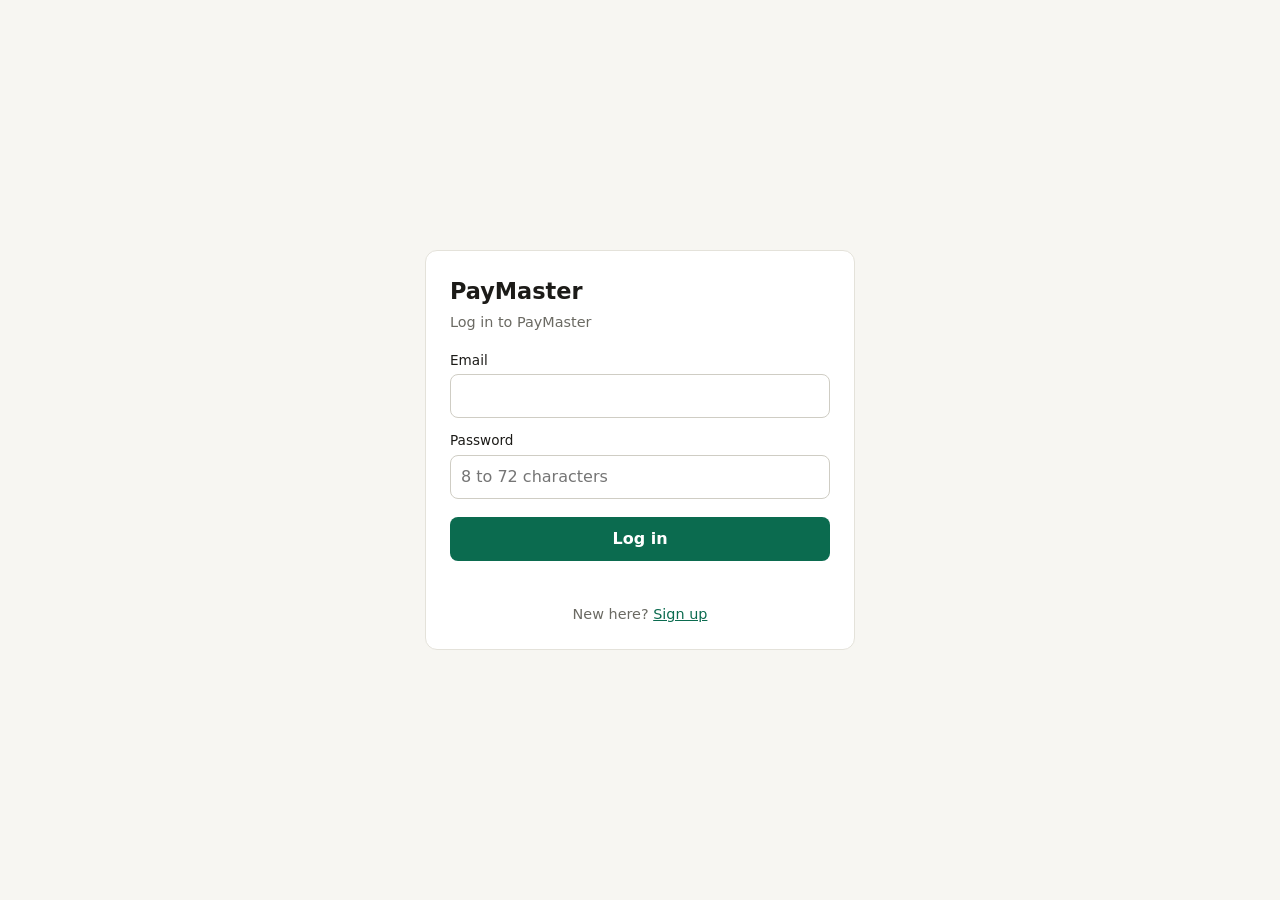
<file: console/vendors.html>
<!DOCTYPE html>
<html lang="en">

<head>
    <meta charset="utf-8">
    <meta name="viewport" content="width=device-width, initial-scale=1">
    <link rel="stylesheet" href="layout.css">
    <title>PayMaster: Vendors, POs, Deliveries</title>
    <style>
        :root {
            --line: #e4e2da;
            --muted: #6b6a63;
            --brand: #0b6b4f;
            --brand-d: #08543e;
        }

        * {
            box-sizing: border-box;
        }

        body {
            margin: 0;
            background: #f4f5f2;
            color: #1c1b18;
            font: 14px/1.5 system-ui, -apple-system, "Segoe UI", Roboto, sans-serif;
        }

        .main {
            padding: 22px 28px;
            min-width: 0;
            max-width: 1500px;
        }

        .main h1 {
            font-size: 22px;
            margin: 0 0 16px;
        }

        section {
            background: #fff;
            border: 1px solid var(--line);
            border-radius: 12px;
            padding: 16px;
            margin: 0 0 16px;
        }

        h3 {
            margin: 0 0 10px;
            font-size: 15px;
        }

        table {
            width: 100%;
            border-collapse: collapse;
            font-size: 13px;
        }

        th {
            background: #f1efe8;
            text-align: left;
            padding: 8px;
            font-weight: 600;
        }

        td {
            text-align: left;
            padding: 8px;
            border-top: 1px solid var(--line);
        }

        form {
            display: flex;
            gap: 8px;
            flex-wrap: wrap;
            margin-bottom: 10px;
        }

        input,
        select {
            font: inherit;
            padding: 7px 9px;
            border: 1px solid #cfcdc4;
            border-radius: 8px;
            background: #fff;
        }

        button {
            font: inherit;
            font-weight: 500;
            padding: 7px 14px;
            background: var(--brand);
            color: #fff;
            border: 0;
            border-radius: 8px;
            cursor: pointer;
        }

        button:hover {
            background: var(--brand-d);
        }

        button.ghost {
            background: none;
            color: var(--brand);
            border: 1px solid var(--brand);
            padding: 2px 10px;
            font-size: 12px;
        }

        button.ghost:hover {
            background: var(--brand);
            color: #fff;
        }

        .msg {
            color: #b4531a;
            min-height: 1.2em;
            font-size: 13px;
            margin-bottom: 6px;
        }

        .ok {
            color: var(--brand);
        }

        .tabs {
            display: flex;
            gap: 6px;
            margin-bottom: 14px;
            border-bottom: 1px solid var(--line);
        }

        .tabs button {
            background: none;
            color: var(--muted);
            border-radius: 8px 8px 0 0;
            padding: 8px 16px;
            border-bottom: 2px solid transparent;
        }

        .tabs button:hover {
            background: #ebeae4;
            color: #1c1b18;
        }

        .tabs button.active {
            color: var(--brand);
            border-bottom-color: var(--brand);
            font-weight: 600;
        }

        .tab {
            display: none;
        }

        .tab.active {
            display: block;
        }
    </style>
</head>

<body>
    <div class="app">
        <div id="sidebar"></div>
        <main class="main">
            <h1>Vendors, POs, Deliveries</h1>
            <div class="tabs">
                <button data-tab="vendors" class="active">Vendors</button>
                <button data-tab="pos">Purchase orders</button>
                <button data-tab="deliveries">Deliveries</button>
            </div>
            <section class="tab active" id="tab-vendors">
                <h3>Vendors</h3>
                <form id="vform" class="admin-only">
                    <input id="vname" placeholder="Name" required>
                    <input id="vcountry" placeholder="Country" size="10" required>
                    <input id="vemail" type="email" placeholder="Payout (PayPal) email" required>
                    <button>Add vendor</button>
                </form>
                <div class="msg" id="vmsg"></div>
                <div id="pending" class="admin-only"></div>
                <table>
                    <thead>
                        <tr>
                            <th>Name</th>
                            <th>Country</th>
                            <th>Payout email</th>
                            <th></th>
                        </tr>
                    </thead>
                    <tbody id="vbody"></tbody>
                </table>
            </section>

            <section class="tab" id="tab-pos">
                <h3>Purchase orders</h3>
                <form id="pform" class="admin-only">
                    <select id="pvendor" required></select>
                    <input id="pnum" placeholder="PO number" size="10" required>
                    <input id="pamt" type="number" step="0.01" min="0.01" placeholder="Amount" required>
                    <input id="pcur" value="USD" size="4" maxlength="3">
                    <input id="pqty" type="number" step="0.001" min="0.001" placeholder="Quantity (optional)" size="12">
                    <button>Create PO</button>
                </form>
                <div class="msg" id="pmsg"></div>
                <table>
                    <thead>
                        <tr>
                            <th>PO</th>
                            <th>Vendor</th>
                            <th>Amount</th>
                            <th>Qty</th>
                            <th>Delivered</th>
                            <th>Status</th>
                            <th></th>
                            <th>Files</th>
                        </tr>
                    </thead>
                    <tbody id="pbody"></tbody>
                </table>
            </section>

            <section class="tab" id="tab-deliveries">
                <h3>Deliveries</h3>
                <form id="dform" class="admin-only">
                    <select id="dpo" required></select>
                    <input id="ddesc" placeholder="What arrived" size="24" required>
                    <input id="damt" type="number" step="0.01" min="0.01" placeholder="Value" required>
                    <input id="dqty" type="number" step="0.001" min="0.001" placeholder="Quantity (optional)" size="12">
                    <button>Record delivery</button>
                </form>
                <div class="msg" id="dmsg"></div>
                <table>
                    <thead>
                        <tr>
                            <th>PO</th>
                            <th>Description</th>
                            <th>Value</th>
                            <th>Qty</th>
                            <th>Received</th>

                            <th class="admin-only"></th>
                            <th>Files</th>
                        </tr>
                    </thead>
                    <tbody id="dbody"></tbody>
                </table>
            </section>
        </main>
    </div>
    <script src="layout.js"></script>
    <script src="pm.js"></script>
    <script src="ui.js"></script>
    <script>
        const API = (location.protocol === "file:" || (["localhost", "127.0.0.1"].includes(location.hostname) && location.port !== "8000")) ? "http://localhost:8000" : location.origin;   // dev: backend on :8000; hosted: same origin as the page
        const $ = id => document.getElementById(id);
        const user = JSON.parse(localStorage.getItem("pm_user") || "null");
        function logout() { PM.logout(); }
        if (!PM.signedIn()) location.replace("login.html");
        else if (user && !user.company_id) location.replace("company.html");

        const esc = s => String(s ?? "").replace(/[&<>"']/g, c => ({ "&": "&amp;", "<": "&lt;", ">": "&gt;", '"': "&quot;", "'": "&#39;" }[c]));
        const money = (n, cur) => Number(n).toFixed(2) + (cur ? " " + cur : "");

        async function call(path, method, body) {
            const r = await fetch(API + path, {
                method: method || "GET",
                headers: { "Content-Type": "application/json" },
                body: body ? JSON.stringify(body) : undefined,
            });
            if (r.status === 401) { logout(); throw new Error("Session expired"); }
            const data = await r.json().catch(() => ({}));
            if (!r.ok) {
                const d = data.detail;
                throw new Error(typeof d === "string" ? d : "Please check the values you entered");
            }
            return data;
        }
        function fail(id, e) { const m = e.message === "Failed to fetch" ? "Cannot reach the API" : e.message; $(id).className = "msg"; $(id).textContent = ""; PM.toast(m, "error"); }
        function done(id, text) { $(id).className = "msg ok"; $(id).textContent = ""; PM.toast(text, "ok"); }

        let vendors = [];
        async function loadVendors() {
            vendors = (await call("/vendors")).items;
            $("vbody").innerHTML = vendors.map(v => `<tr><td>${esc(v.name)}${v.active ? "" : " (inactive)"}</td><td>${esc(v.country)}</td><td>${esc(v.payout_email)}</td>
            <td class="admin-only"><button class="ghost" data-id="${esc(v.id)}">Change email</button>
            <button class="ghost" data-vedit="${esc(v.id)}" data-name="${esc(v.name)}" data-country="${esc(v.country)}">Edit</button>
            <button class="ghost" data-vtoggle="${esc(v.id)}" data-active="${v.active}">${v.active ? "Deactivate" : "Reactivate"}</button>
            <button class="ghost" data-vdel="${esc(v.id)}">Delete</button></td></tr>`).join("");
            $("pvendor").innerHTML = vendors.filter(v => v.active).map(v => `<option value="${esc(v.id)}">${esc(v.name)}</option>`).join("");
        }
        async function loadChanges() {
            let list;
            try { list = await call("/changes"); } catch { return; }   // non-admins just see nothing
            $("pending").innerHTML = list.length ? "<h3>Waiting for approval</h3>" + list.map(c =>
                `<p>${esc(c.vendor)}: payout email ${esc(c.old_email || "none")} to <b>${esc(c.new_email)}</b>, asked by ${esc(c.requested_by)}.
                ${c.mine ? "" : `<button data-approve="${esc(c.id)}">Approve</button> `}<button class="ghost" data-reject="${esc(c.id)}">${c.mine ? "Cancel" : "Reject"}</button></p>`).join("") : "";
        }
        let ATT = [];
        function fileCell(type, id) {
            const mine = ATT.filter(a => a.entity_type === type && a.entity_id === id);
            return mine.map(a => `<a href="#" data-open="${esc(a.id)}">${esc(a.filename)}</a> <button class="ghost admin-only" data-adel="${esc(a.id)}">x</button>`).join("<br>")
                + `<div class="admin-only"><button class="ghost" data-attach="${type}:${esc(id)}">Attach file</button></div>`;
        }
        async function loadPOs() {
            const pos = (await call("/pos")).items;
            $("pbody").innerHTML = pos.map(p => `<tr><td>${esc(p.po_number)}</td><td>${esc(p.vendor)}</td><td>${money(p.amount, p.currency)}</td><td>${p.quantity == null ? "" : esc(p.quantity)}</td>
            <td>${money(p.delivered)}</td><td>${esc(p.status)}</td>
            <td class="admin-only">${p.status !== "cancelled" && p.delivered < p.amount ? `<button class="ghost" data-po="${esc(p.id)}">Mark fully delivered</button> ` : ""}
            ${p.status !== "cancelled" ? `<button class="ghost" data-pedit="${esc(p.id)}" data-amt="${esc(p.amount)}" data-cur="${esc(p.currency)}" data-qty="${p.quantity == null ? "" : esc(p.quantity)}">Edit</button> <button class="ghost" data-pcancel="${esc(p.id)}">Cancel</button>` : ""}</td><td>${fileCell("purchase_order", p.id)}</td></tr>`).join("");
            $("dpo").innerHTML = pos.map(p => `<option value="${esc(p.id)}">${esc(p.po_number)} (${esc(p.vendor)})</option>`).join("");
        }
        async function loadDeliveries() {
            const ds = (await call("/deliveries")).items;
            $("dbody").innerHTML = ds.map(d => `<tr><td>${esc(d.po_number)}</td><td>${esc(d.description)}</td><td>${money(d.amount)}</td><td>${d.quantity == null ? "" : esc(d.quantity)}</td>
            <td>${esc(d.received_at.slice(0, 10))}</td>
            <td class="admin-only"><button class="ghost" data-dedit="${esc(d.id)}" data-desc="${esc(d.description)}" data-amt="${esc(d.amount)}" data-qty="${d.quantity == null ? "" : esc(d.quantity)}">Edit</button>
            <button class="ghost" data-ddel="${esc(d.id)}">Delete</button></td><td>${fileCell("delivery", d.id)}</td></tr>`).join("");
        }
        async function refresh() {
            try { await loadVendors(); await loadChanges(); ATT = (await call("/attachments")).items; await loadPOs(); await loadDeliveries(); }
            catch (e) { fail("vmsg", e); }
        }

        $("vform").onsubmit = async e => {
            e.preventDefault(); $("vmsg").textContent = "";
            try {
                await call("/vendors", "POST", { name: $("vname").value, country: $("vcountry").value, payout_email: $("vemail").value });
                $("vform").reset(); done("vmsg", "Vendor added"); await refresh();
            } catch (err) { fail("vmsg", err); }
        };
        $("vbody").onclick = async e => {
            const t = e.target.dataset || {};
            try {
                if (t.id) {
                    const a = await PM.ask("Change payout email", [{ name: "email", label: "New payout email", required: true, placeholder: "ap@vendor.com" }], { okText: "Request change", intro: "Payouts for this vendor will go to the new address once it is applied." }); if (!a) return; const email = a.email;
                    await call("/vendors/" + t.id, "POST", { payout_email: email.trim() });
                    done("vmsg", "Done. If you have a second admin, they must approve it first; otherwise it was applied now.");
                } else if (t.vedit) {
                    const a = await PM.ask("Edit vendor", [{ name: "name", label: "Name", value: t.name, required: true }, { name: "country", label: "Country", value: t.country, required: true }], { okText: "Save" }); if (!a) return;
                    const { name, country } = a;
                    await call("/vendors/" + t.vedit, "POST", { name, country });
                    done("vmsg", "Vendor updated");
                } else if (t.vtoggle || t.vdel) {
                    const act = t.vdel ? "delete" : (t.active === "true" ? "deactivate" : "reactivate");
                    const reason = await PM.askReason(`${act[0].toUpperCase() + act.slice(1)} this vendor`, { label: `Why are you going to ${act} this vendor?`, okText: act[0].toUpperCase() + act.slice(1), danger: act === "delete" }); if (!reason) return;
                    await call(`/vendors/${t.vdel || t.vtoggle}/${act}`, "POST", { reason });
                    done("vmsg", "Vendor " + act + "d");
                } else return;
                await refresh();
            } catch (err) { fail("vmsg", err); }
        };
        $("pending").onclick = async e => {
            const a = e.target.dataset && e.target.dataset.approve, r = e.target.dataset && e.target.dataset.reject;
            const id = a || r; if (!id) return;
            try { await call(`/changes/${id}/${a ? "approve" : "reject"}`, "POST"); done("vmsg", a ? "Approved. The payout email is changed." : "Request closed."); await refresh(); }
            catch (err) { fail("vmsg", err); }
        };
        $("pbody").onclick = async e => {
            const t = e.target.dataset || {};
            try {
                if (t.po) {
                    if (!(await PM.confirm("This records a delivery for everything not yet delivered on this PO.", { title: "Mark PO as fully delivered", okText: "Mark delivered" }))) return;
                    await call(`/pos/${t.po}/deliver-all`, "POST"); done("pmsg", "Marked fully delivered");
                } else if (t.pedit) {
                    const a = await PM.ask("Edit purchase order", [
                        { name: "amount", label: "Amount", value: t.amt, required: true, inputmode: "decimal" },
                        { name: "currency", label: "Currency", value: t.cur, required: true },
                        { name: "quantity", label: "Quantity", value: t.qty, hint: "Leave blank for none", inputmode: "decimal" },
                        { name: "reason", label: "Why are you changing it?", min: 10, textarea: true, hint: "Written to the audit log." }], { okText: "Save changes" }); if (!a) return;
                    const { amount, currency, quantity, reason } = a;
                    await call(`/pos/${t.pedit}/edit`, "POST", { amount, currency, quantity: quantity || null, reason });
                    done("pmsg", "PO updated");
                } else if (t.pcancel) {
                    const reason = await PM.askReason("Cancel this purchase order", { label: "Why are you cancelling it?", okText: "Cancel PO", cancelText: "Keep it", danger: true }); if (!reason) return;
                    await call(`/pos/${t.pcancel}/cancel`, "POST", { reason });
                    done("pmsg", "PO cancelled");
                } else return;
                await refresh();
            } catch (err) { fail("pmsg", err); }
        };
        $("pform").onsubmit = async e => {
            e.preventDefault(); $("pmsg").textContent = "";
            try {
                await call("/pos", "POST", { vendor_id: $("pvendor").value, po_number: $("pnum").value, amount: $("pamt").value, currency: $("pcur").value, quantity: $("pqty").value || null });
                $("pnum").value = ""; $("pamt").value = ""; $("pqty").value = ""; done("pmsg", "PO created"); await refresh();
            } catch (err) { fail("pmsg", err); }
        };
        $("dform").onsubmit = async e => {
            e.preventDefault(); $("dmsg").textContent = "";
            try {
                await call(`/pos/${$("dpo").value}/deliveries`, "POST", { description: $("ddesc").value, amount: $("damt").value, quantity: $("dqty").value || null });
                $("ddesc").value = ""; $("damt").value = ""; $("dqty").value = ""; done("dmsg", "Delivery recorded"); await refresh();
            } catch (err) { fail("dmsg", err); }
        };
        $("dbody").onclick = async e => {
            const t = e.target.dataset || {};
            try {
                if (t.dedit) {
                    const a = await PM.ask("Edit delivery", [
                        { name: "description", label: "What arrived", value: t.desc, required: true },
                        { name: "amount", label: "Value", value: t.amt, required: true, inputmode: "decimal" },
                        { name: "quantity", label: "Quantity", value: t.qty, hint: "Leave blank for none", inputmode: "decimal" },
                        { name: "reason", label: "Why are you changing it?", min: 10, textarea: true, hint: "Written to the audit log." }], { okText: "Save changes" }); if (!a) return;
                    const { description, amount, quantity, reason } = a;
                    await call(`/deliveries/${t.dedit}/edit`, "POST", { description, amount, quantity: quantity || null, reason });
                    done("dmsg", "Delivery updated"); await refresh();
                } else if (t.ddel) {
                    const reason = await PM.askReason("Delete this delivery", { label: "Why are you deleting it?", okText: "Delete", danger: true }); if (!reason) return;
                    await call(`/deliveries/${t.ddel}/delete`, "POST", { reason });
                    done("dmsg", "Delivery deleted"); await refresh();
                }
            } catch (err) { fail("dmsg", err); }
        };
        refresh();
        document.addEventListener("click", async e => {
            const t = e.target.dataset || {};
            try {
                if (t.open) {
                    e.preventDefault();
                    const r = await fetch(`${API}/attachments/${t.open}`);
                    if (!r.ok) throw new Error("Could not open the file");
                    window.open(URL.createObjectURL(await r.blob()), "_blank");
                } else if (t.attach) {
                    const [type, id] = t.attach.split(":");
                    const inp = document.createElement("input");
                    inp.type = "file"; inp.accept = ".pdf,.png,.jpg,.jpeg";
                    inp.onchange = async () => {
                        if (!inp.files[0]) return;
                        const fd = new FormData(); fd.append("file", inp.files[0]);
                        try {
                            const r = await fetch(API + (type === "delivery" ? `/deliveries/${id}/attachments` : `/pos/${id}/attachments`),
                                { method: "POST", body: fd });
                            const d = await r.json().catch(() => ({}));
                            if (!r.ok) throw new Error(typeof d.detail === "string" ? d.detail : "Upload failed");
                            await refresh();
                        } catch (err) { PM.toast(err.message === "Failed to fetch" ? "Cannot reach the API" : err.message, "error"); }
                    };
                    inp.click();
                } else if (t.adel) {
                    const reason = await PM.askReason("Remove this file", { label: "Why are you removing it?", okText: "Remove", danger: true }); if (!reason) return;
                    await call(`/attachments/${t.adel}/delete`, "POST", { reason });
                    await refresh();
                }
            } catch (err) { PM.toast(err.message === "Failed to fetch" ? "Cannot reach the API" : err.message, "error"); }
        });

        function showTab(t) {
            document.querySelectorAll(".tabs button").forEach(b => b.classList.toggle("active", b.dataset.tab === t));
            document.querySelectorAll(".tab").forEach(s => s.classList.toggle("active", s.id === "tab-" + t));
        }
        document.querySelectorAll(".tabs button").forEach(b => b.addEventListener("click", () => {
            history.replaceState(null, "", "#" + b.dataset.tab);
            showTab(b.dataset.tab);
        }));
        if (location.hash) showTab(location.hash.slice(1));
    </script>
</body>

</html>
</file>
<file: console/layout.css>
.app {
    display: grid;
    grid-template-columns: 230px 1fr;
    min-height: 100vh;
}

#sidebar {
    display: contents;
}

.side {
    background: #10231c;
    color: #cfe3da;
    padding: 18px 12px;
    display: flex;
    flex-direction: column;
    position: sticky;
    top: 0;
    height: 100vh;
}

.brand {
    font-weight: 700;
    font-size: 19px;
    color: #fff;
    padding: 4px 10px 20px;
}

.brand span {
    color: #4ad4a0;
}

.nav a {
    display: flex;
    align-items: center;
    gap: 10px;
    padding: 9px 12px;
    border-radius: 8px;
    color: #cfe3da;
    text-decoration: none;
    cursor: pointer;
    margin-bottom: 3px;
}

.nav a svg {
    width: 18px;
    height: 18px;
    flex: none;
    fill: none;
    stroke: currentColor;
    stroke-width: 1.8;
    stroke-linecap: round;
    stroke-linejoin: round;
    opacity: .85;
}

.nav a:hover {
    background: #1a3a2f;
}

.nav a.active {
    background: var(--brand, #0b6b4f);
    color: #fff;
}

.nav hr {
    border: 0;
    border-top: 1px solid #1f3d32;
    margin: 10px 0;
}

.side,
.side * {
    box-sizing: border-box;
}

.side .foot {
    margin-top: auto;
    padding: 12px 10px 0;
    font-size: 12px;
    border-top: 1px solid #1f3d32;
}

.side .foot button {
    display: block;
    margin-top: 8px;
    width: 100%;
    padding: 8px 12px;
    background: none;
    border: 1px solid #3a5a4d;
    border-radius: 8px;
    color: #cfe3da;
    font: inherit;
    font-weight: 400;
    cursor: pointer;
}

.side .foot button:hover {
    background: #1a3a2f;
}
</file>
